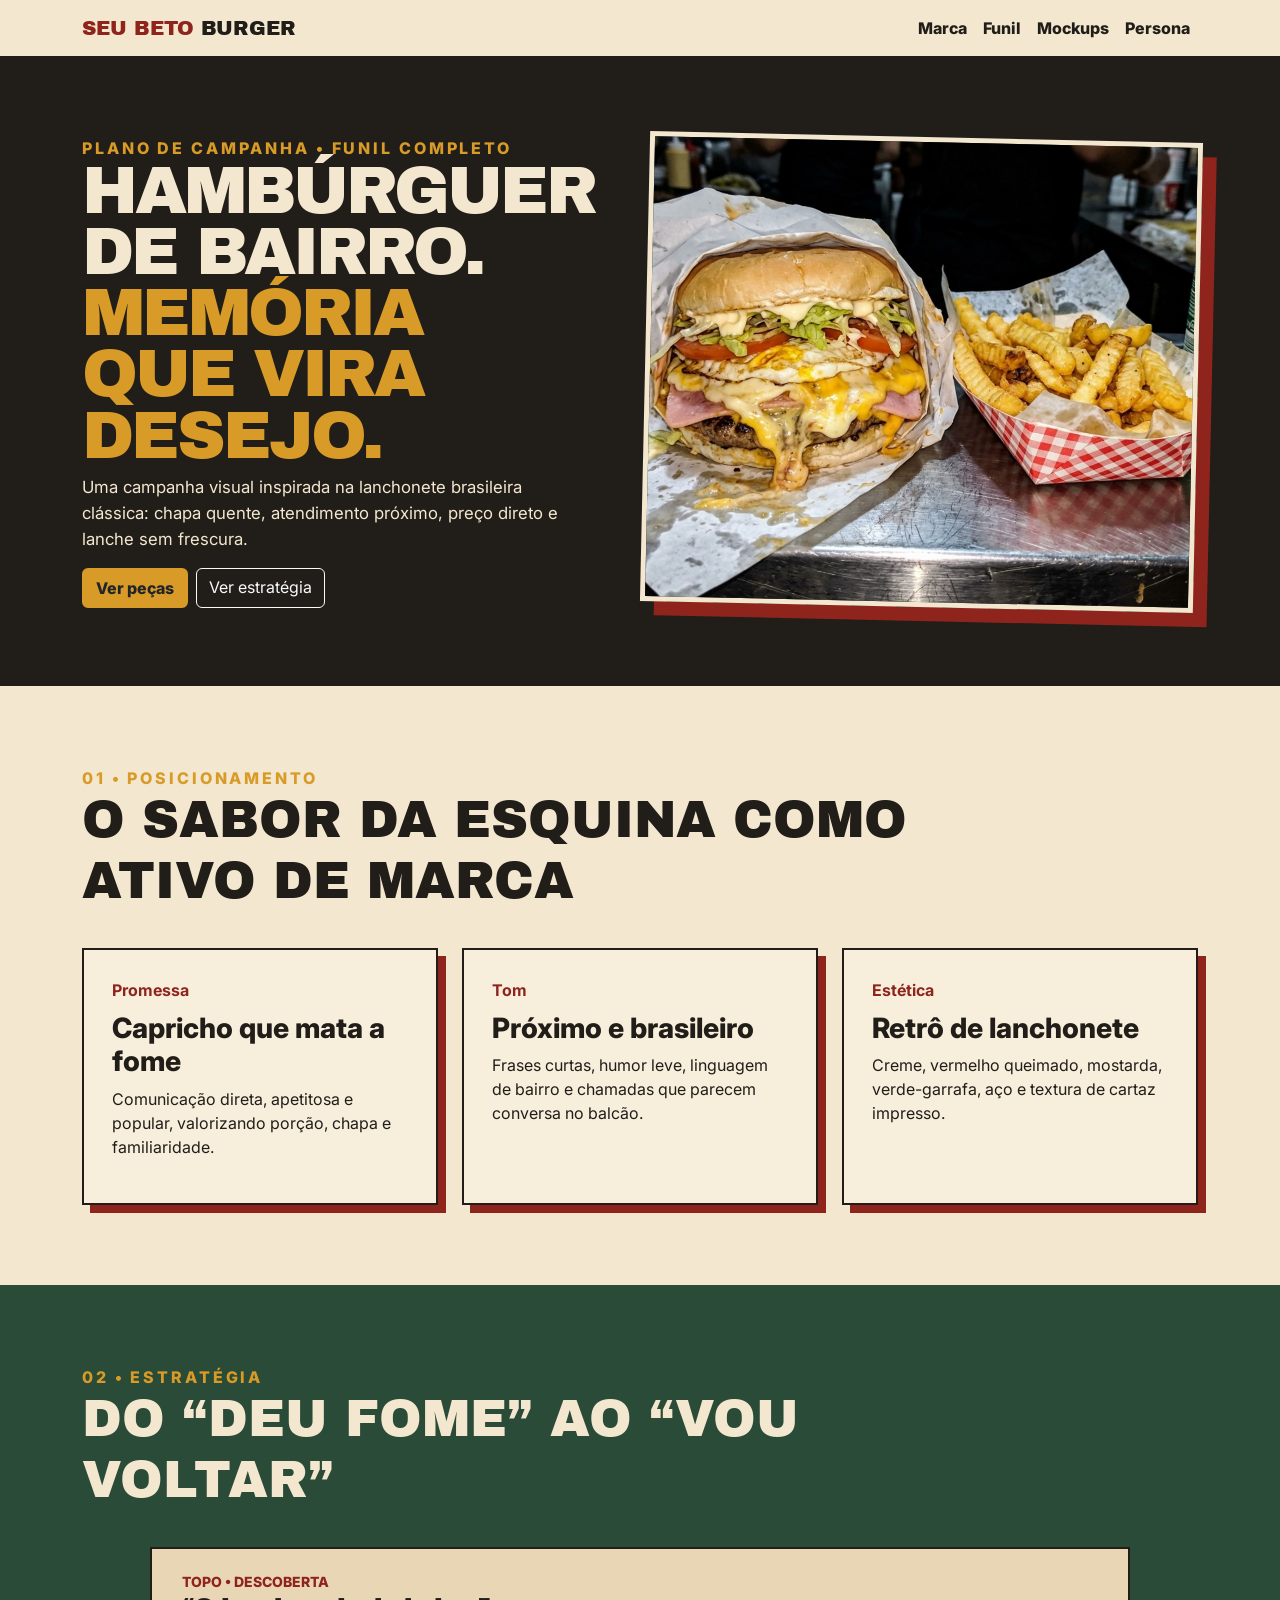
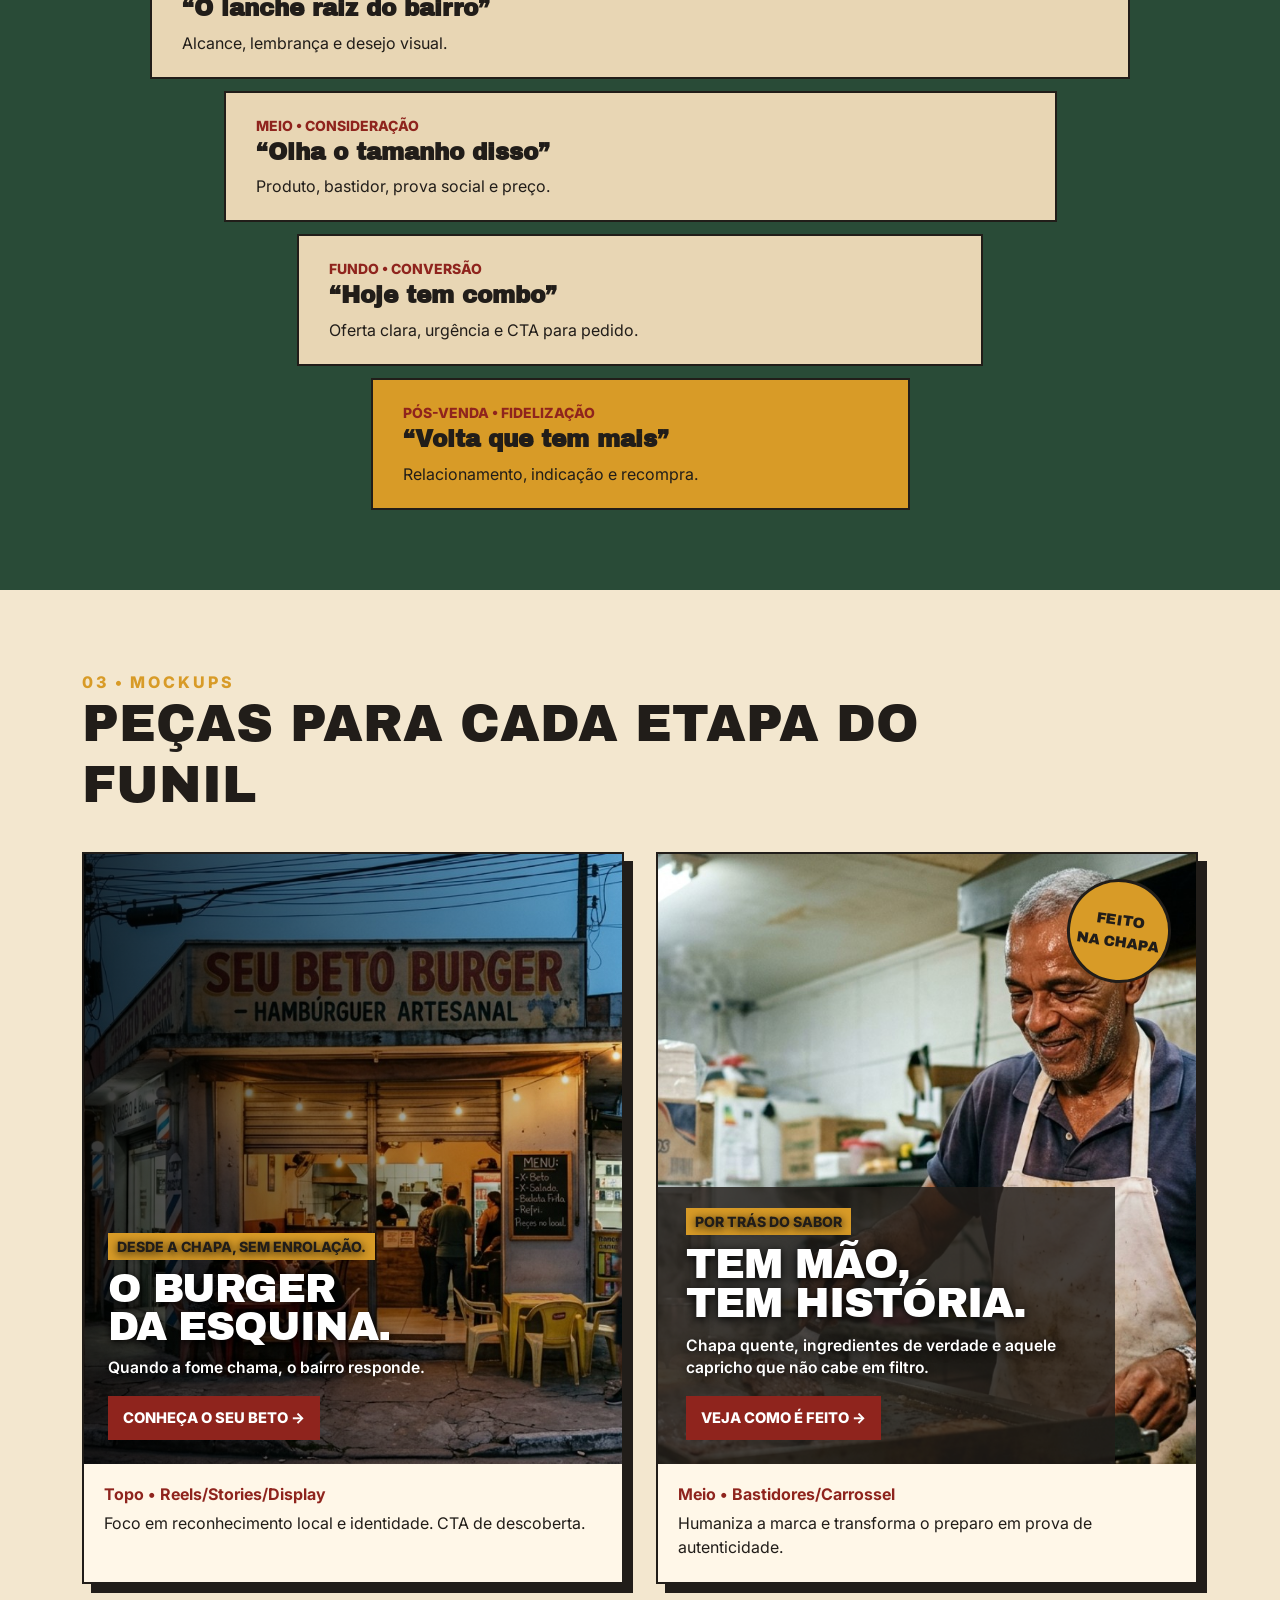
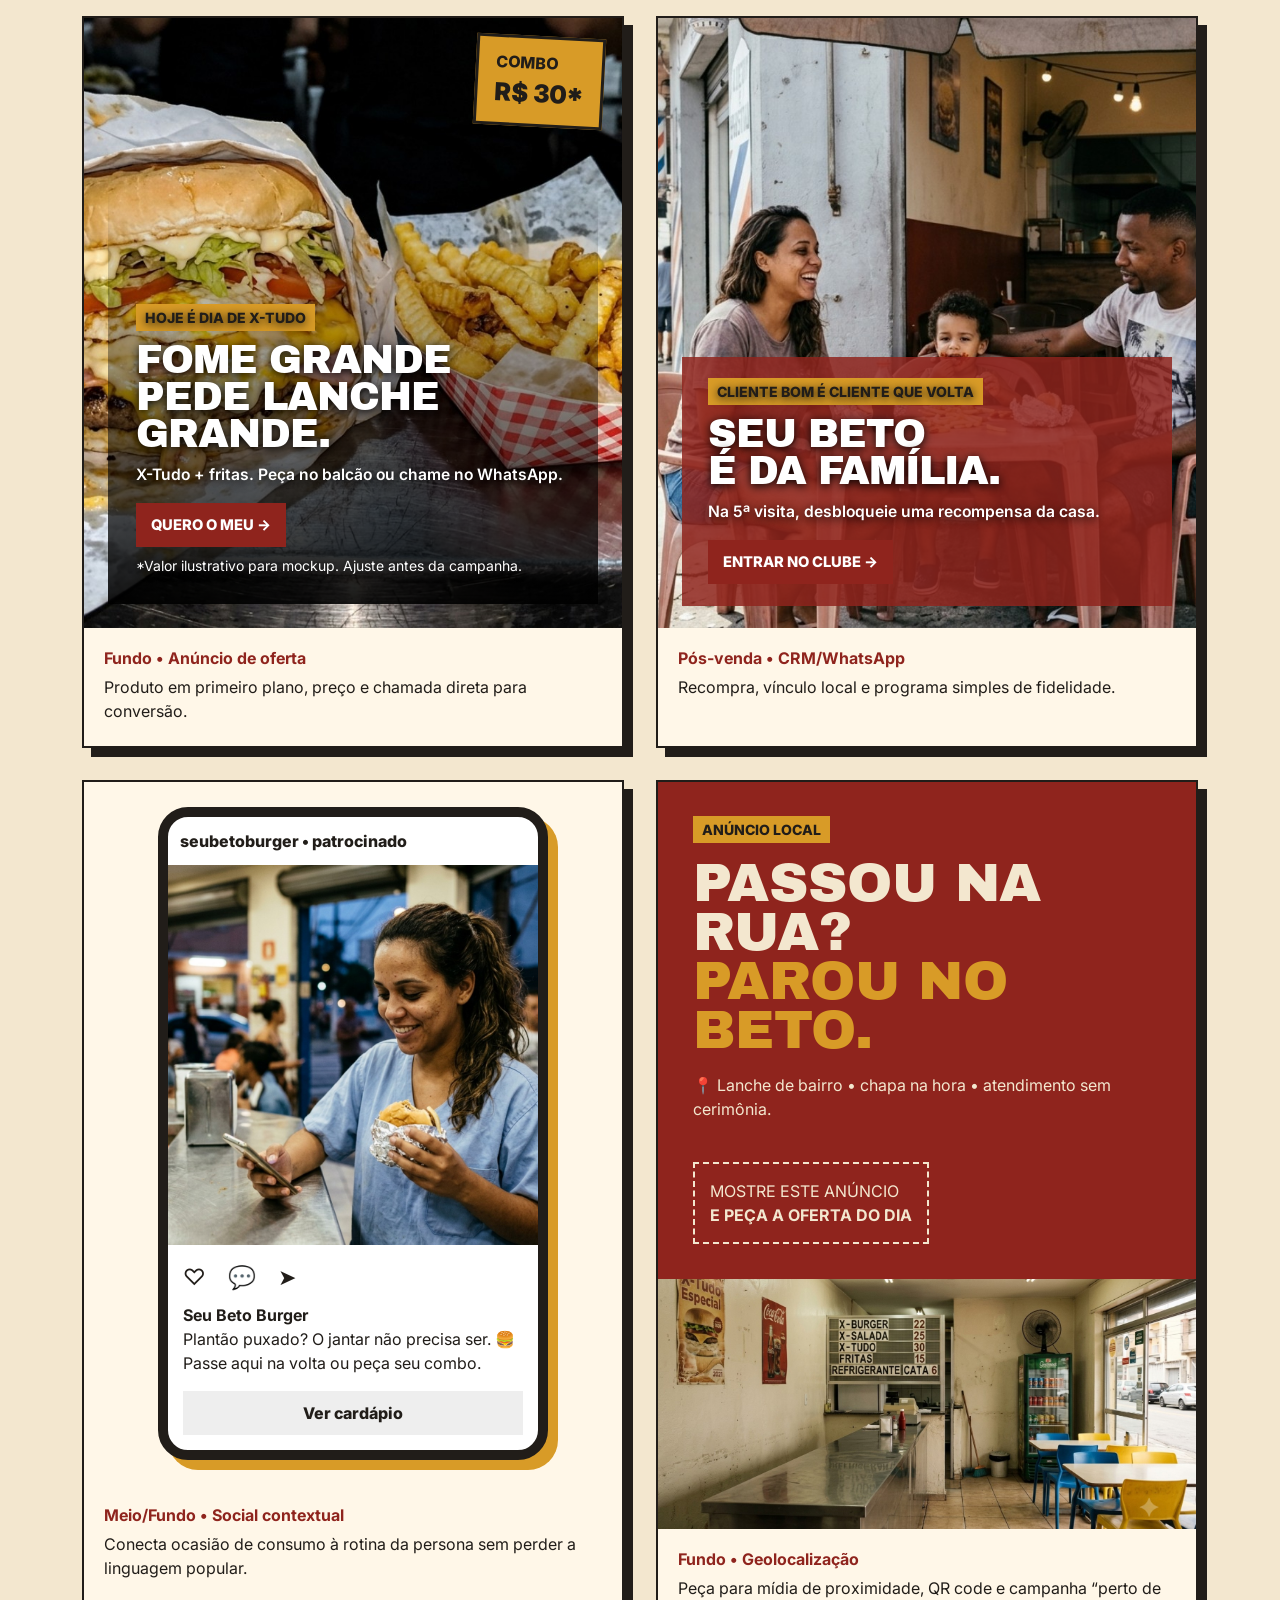
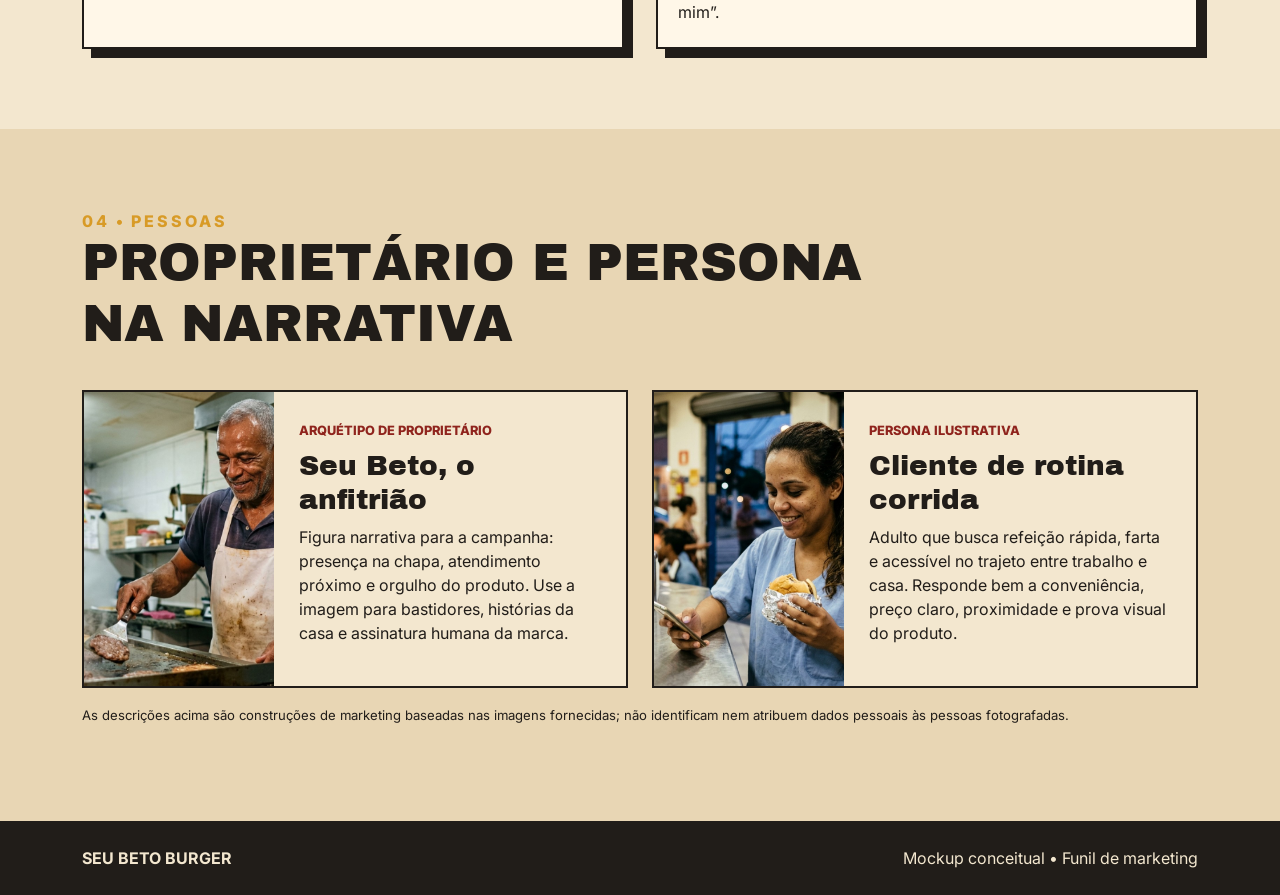
<file: index.html>
<!doctype html><html lang="pt-BR"><head><meta charset="utf-8"><meta name="viewport" content="width=device-width,initial-scale=1"><title>Seu Beto Burger | Funil de Marketing</title><link href="https://cdn.jsdelivr.net/npm/bootstrap@5.3.8/dist/css/bootstrap.min.css" rel="stylesheet"><link rel="stylesheet" href="style.css"></head><body>
<nav class="navbar navbar-expand-lg sticky-top"><div class="container"><a class="navbar-brand" href="#">SEU BETO <span>BURGER</span></a><button class="navbar-toggler" data-bs-toggle="collapse" data-bs-target="#nav"><span class="navbar-toggler-icon"></span></button><div id="nav" class="collapse navbar-collapse"><div class="navbar-nav ms-auto"><a class="nav-link" href="#marca">Marca</a><a class="nav-link" href="#funil">Funil</a><a class="nav-link" href="#mockups">Mockups</a><a class="nav-link" href="#persona">Persona</a></div></div></div></nav>
<header class="hero"><div class="container"><div class="row align-items-center g-5"><div class="col-lg-6"><span class="eyebrow">PLANO DE CAMPANHA • FUNIL COMPLETO</span><h1>Hambúrguer de bairro.<br><em>Memória que vira desejo.</em></h1><p>Uma campanha visual inspirada na lanchonete brasileira clássica: chapa quente, atendimento próximo, preço direto e lanche sem frescura.</p><div class="d-flex gap-2 flex-wrap"><a class="btn btn-brand" href="#mockups">Ver peças</a><a class="btn btn-outline-light" href="#funil">Ver estratégia</a></div></div><div class="col-lg-6"><img class="hero-img" src="assets/produto.png" alt="Hambúrguer, fritas e refrigerante"></div></div></div></header>
<section id="marca" class="section"><div class="container"><div class="section-title"><span>01 • POSICIONAMENTO</span><h2>O sabor da esquina como ativo de marca</h2></div><div class="row g-4"><div class="col-md-4"><div class="cardx"><b>Promessa</b><h3>Capricho que mata a fome</h3><p>Comunicação direta, apetitosa e popular, valorizando porção, chapa e familiaridade.</p></div></div><div class="col-md-4"><div class="cardx"><b>Tom</b><h3>Próximo e brasileiro</h3><p>Frases curtas, humor leve, linguagem de bairro e chamadas que parecem conversa no balcão.</p></div></div><div class="col-md-4"><div class="cardx"><b>Estética</b><h3>Retrô de lanchonete</h3><p>Creme, vermelho queimado, mostarda, verde-garrafa, aço e textura de cartaz impresso.</p></div></div></div></div></section>
<section id="funil" class="section dark"><div class="container"><div class="section-title"><span>02 • ESTRATÉGIA</span><h2>Do “deu fome” ao “vou voltar”</h2></div><div class="funnel"><div><small>TOPO • DESCOBERTA</small><strong>“O lanche raiz do bairro”</strong><p>Alcance, lembrança e desejo visual.</p></div><div><small>MEIO • CONSIDERAÇÃO</small><strong>“Olha o tamanho disso”</strong><p>Produto, bastidor, prova social e preço.</p></div><div><small>FUNDO • CONVERSÃO</small><strong>“Hoje tem combo”</strong><p>Oferta clara, urgência e CTA para pedido.</p></div><div><small>PÓS-VENDA • FIDELIZAÇÃO</small><strong>“Volta que tem mais”</strong><p>Relacionamento, indicação e recompra.</p></div></div></div></section>
<section id="mockups" class="section"><div class="container"><div class="section-title"><span>03 • MOCKUPS</span><h2>Peças para cada etapa do funil</h2></div><div class="mock-grid">
<article class="mock"><div class="poster awareness"><img src="assets/fachada.png"><div class="shade"></div><div class="copy"><span>DESDE A CHAPA, SEM ENROLAÇÃO.</span><h3>O BURGER<br>DA ESQUINA.</h3><p>Quando a fome chama, o bairro responde.</p><button>CONHEÇA O SEU BETO →</button></div></div><div class="caption"><b>Topo • Reels/Stories/Display</b><p>Foco em reconhecimento local e identidade. CTA de descoberta.</p></div></article>
<article class="mock"><div class="poster consider"><img src="assets/proprietario.png"><div class="stamp">FEITO<br>NA CHAPA</div><div class="copy"><span>POR TRÁS DO SABOR</span><h3>TEM MÃO,<br>TEM HISTÓRIA.</h3><p>Chapa quente, ingredientes de verdade e aquele capricho que não cabe em filtro.</p><button>VEJA COMO É FEITO →</button></div></div><div class="caption"><b>Meio • Bastidores/Carrossel</b><p>Humaniza a marca e transforma o preparo em prova de autenticidade.</p></div></article>
<article class="mock"><div class="poster conversion"><img src="assets/produto.png"><div class="price">COMBO<br><strong>R$ 30*</strong></div><div class="copy"><span>HOJE É DIA DE X-TUDO</span><h3>FOME GRANDE<br>PEDE LANCHE GRANDE.</h3><p>X-Tudo + fritas. Peça no balcão ou chame no WhatsApp.</p><button>QUERO O MEU →</button><small>*Valor ilustrativo para mockup. Ajuste antes da campanha.</small></div></div><div class="caption"><b>Fundo • Anúncio de oferta</b><p>Produto em primeiro plano, preço e chamada direta para conversão.</p></div></article>
<article class="mock"><div class="poster loyalty"><img src="assets/familia.png"><div class="copy"><span>CLIENTE BOM É CLIENTE QUE VOLTA</span><h3>SEU BETO<br>É DA FAMÍLIA.</h3><p>Na 5ª visita, desbloqueie uma recompensa da casa.</p><button>ENTRAR NO CLUBE →</button></div></div><div class="caption"><b>Pós-venda • CRM/WhatsApp</b><p>Recompra, vínculo local e programa simples de fidelidade.</p></div></article>
<article class="mock"><div class="phone"><div class="phone-top">seubetoburger • patrocinado</div><img src="assets/persona.png"><div class="social"><span>♡　💬　➤</span><b>Seu Beto Burger</b><p>Plantão puxado? O jantar não precisa ser. 🍔 Passe aqui na volta ou peça seu combo.</p><a>Ver cardápio</a></div></div><div class="caption"><b>Meio/Fundo • Social contextual</b><p>Conecta ocasião de consumo à rotina da persona sem perder a linguagem popular.</p></div></article>
<article class="mock"><div class="menu-ad"><div><span>ANÚNCIO LOCAL</span><h3>PASSOU NA RUA?<br><em>PAROU NO BETO.</em></h3><p>📍 Lanche de bairro • chapa na hora • atendimento sem cerimônia.</p><div class="coupon">MOSTRE ESTE ANÚNCIO<br><b>E PEÇA A OFERTA DO DIA</b></div></div><img src="assets/ambiente.png"></div><div class="caption"><b>Fundo • Geolocalização</b><p>Peça para mídia de proximidade, QR code e campanha “perto de mim”.</p></div></article>
</div></div></section>
<section id="persona" class="section beige"><div class="container"><div class="section-title"><span>04 • PESSOAS</span><h2>Proprietário e persona na narrativa</h2></div><div class="row g-4 align-items-stretch"><div class="col-lg-6"><div class="profile"><img src="assets/proprietario.png"><div><span>ARQUÉTIPO DE PROPRIETÁRIO</span><h3>Seu Beto, o anfitrião</h3><p>Figura narrativa para a campanha: presença na chapa, atendimento próximo e orgulho do produto. Use a imagem para bastidores, histórias da casa e assinatura humana da marca.</p></div></div></div><div class="col-lg-6"><div class="profile"><img src="assets/persona.png"><div><span>PERSONA ILUSTRATIVA</span><h3>Cliente de rotina corrida</h3><p>Adulto que busca refeição rápida, farta e acessível no trajeto entre trabalho e casa. Responde bem a conveniência, preço claro, proximidade e prova visual do produto.</p></div></div></div></div><p class="note">As descrições acima são construções de marketing baseadas nas imagens fornecidas; não identificam nem atribuem dados pessoais às pessoas fotografadas.</p></div></section>
<footer><div class="container d-flex justify-content-between flex-wrap gap-2"><b>SEU BETO BURGER</b><span>Mockup conceitual • Funil de marketing</span></div></footer>
<script src="https://cdn.jsdelivr.net/npm/bootstrap@5.3.8/dist/js/bootstrap.bundle.min.js"></script><script src="script.js"></script></body></html>
</file>
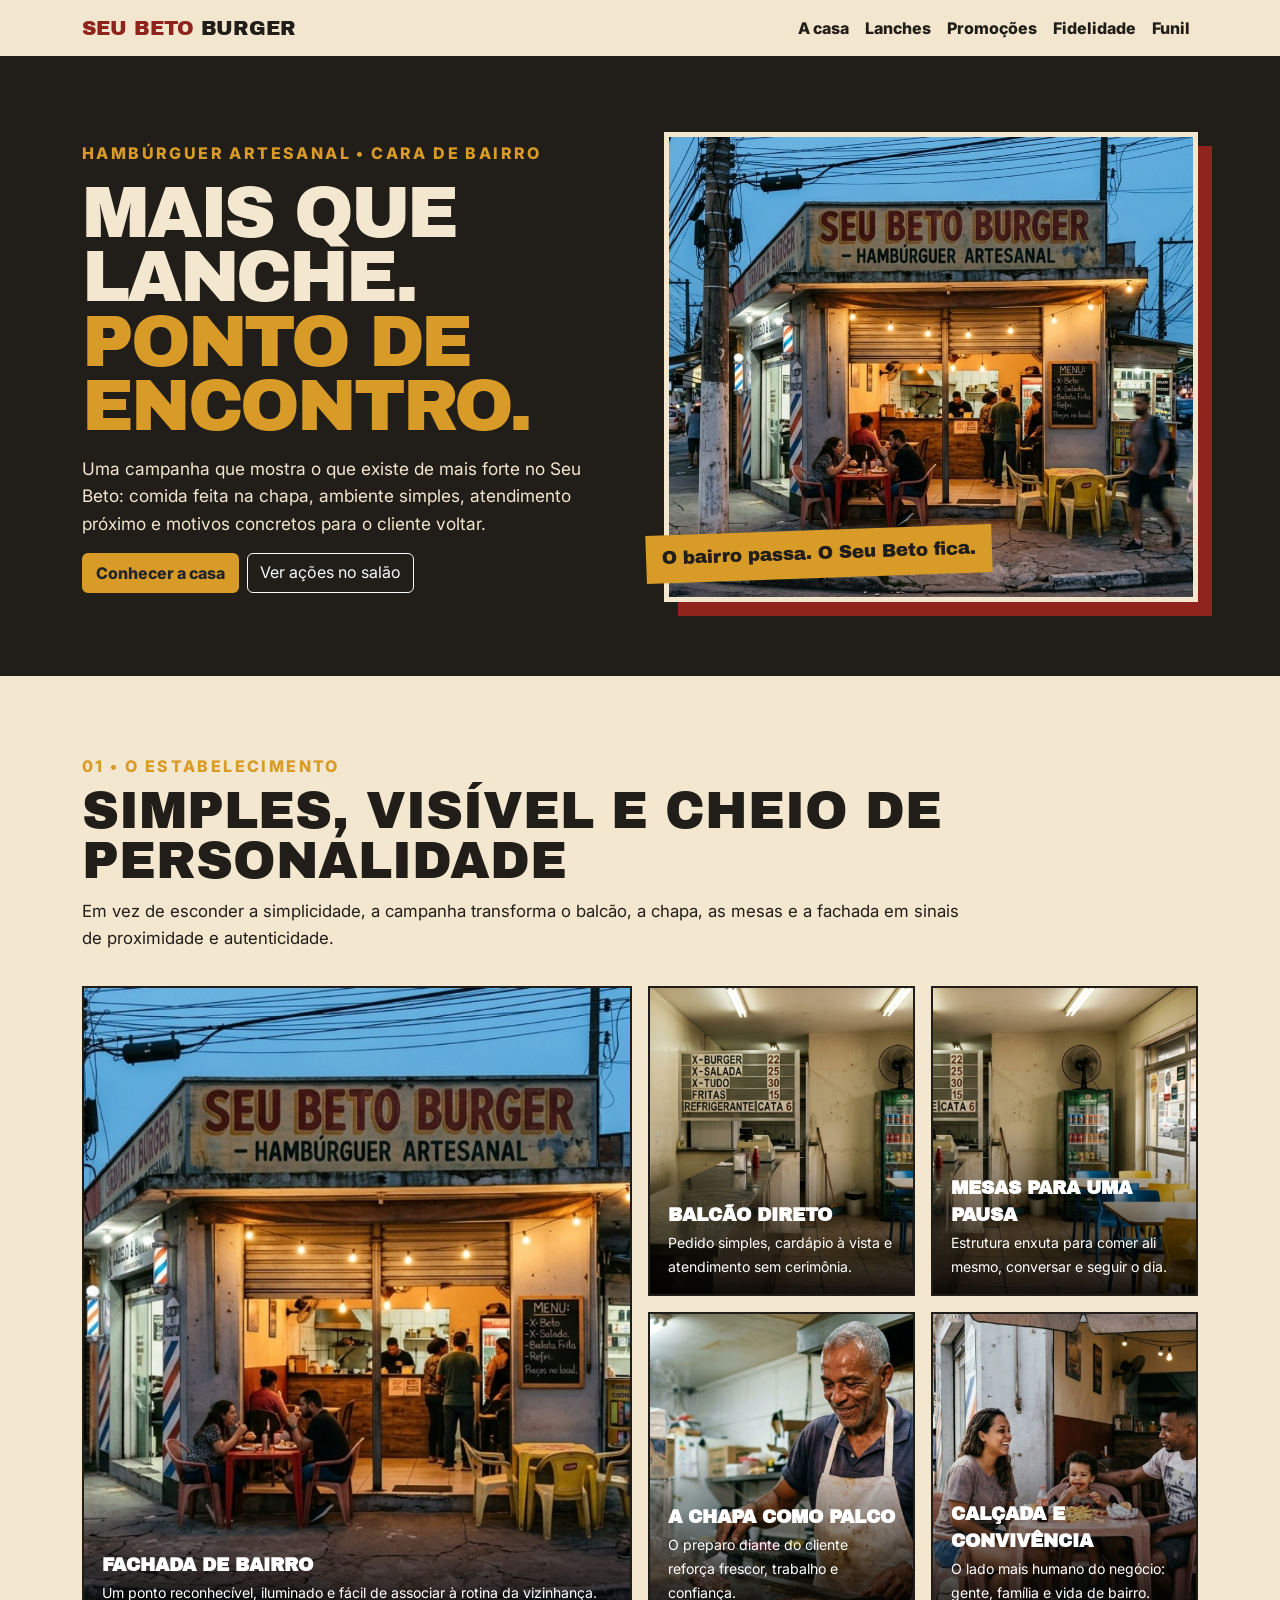
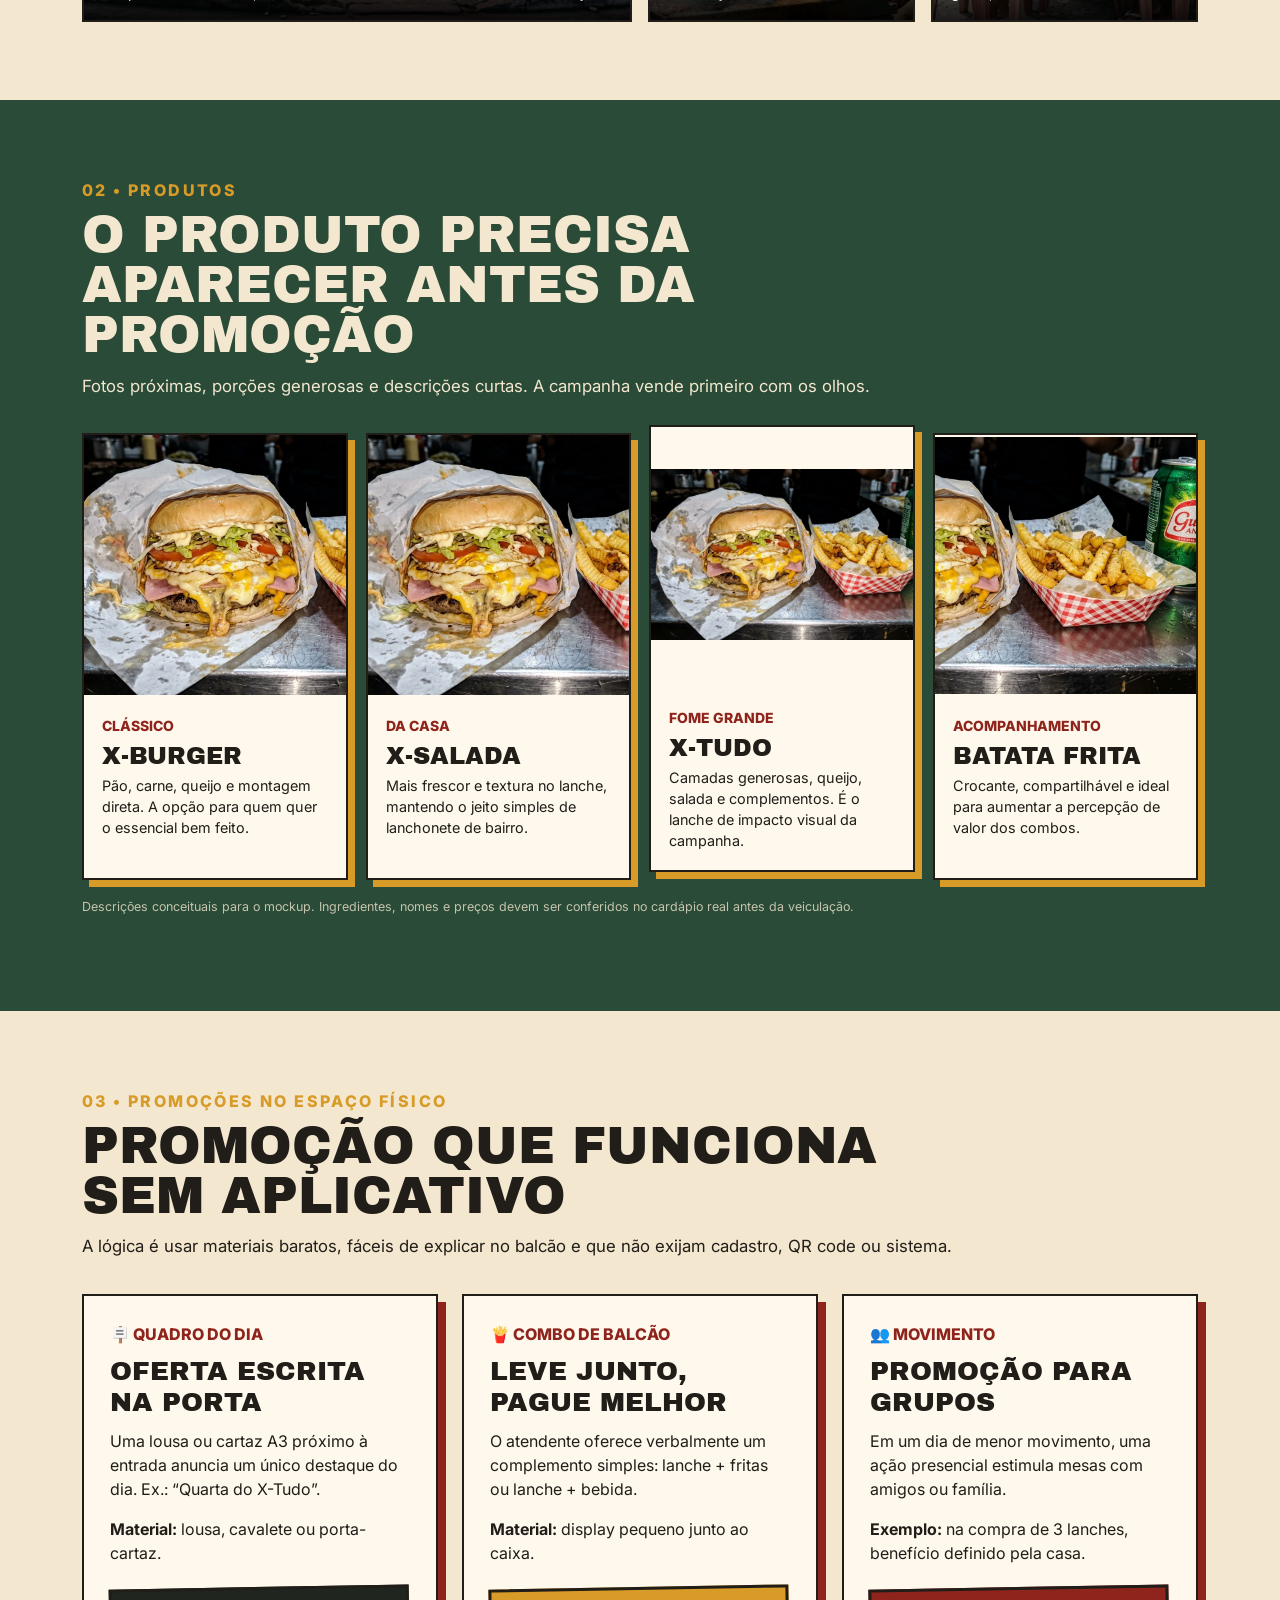
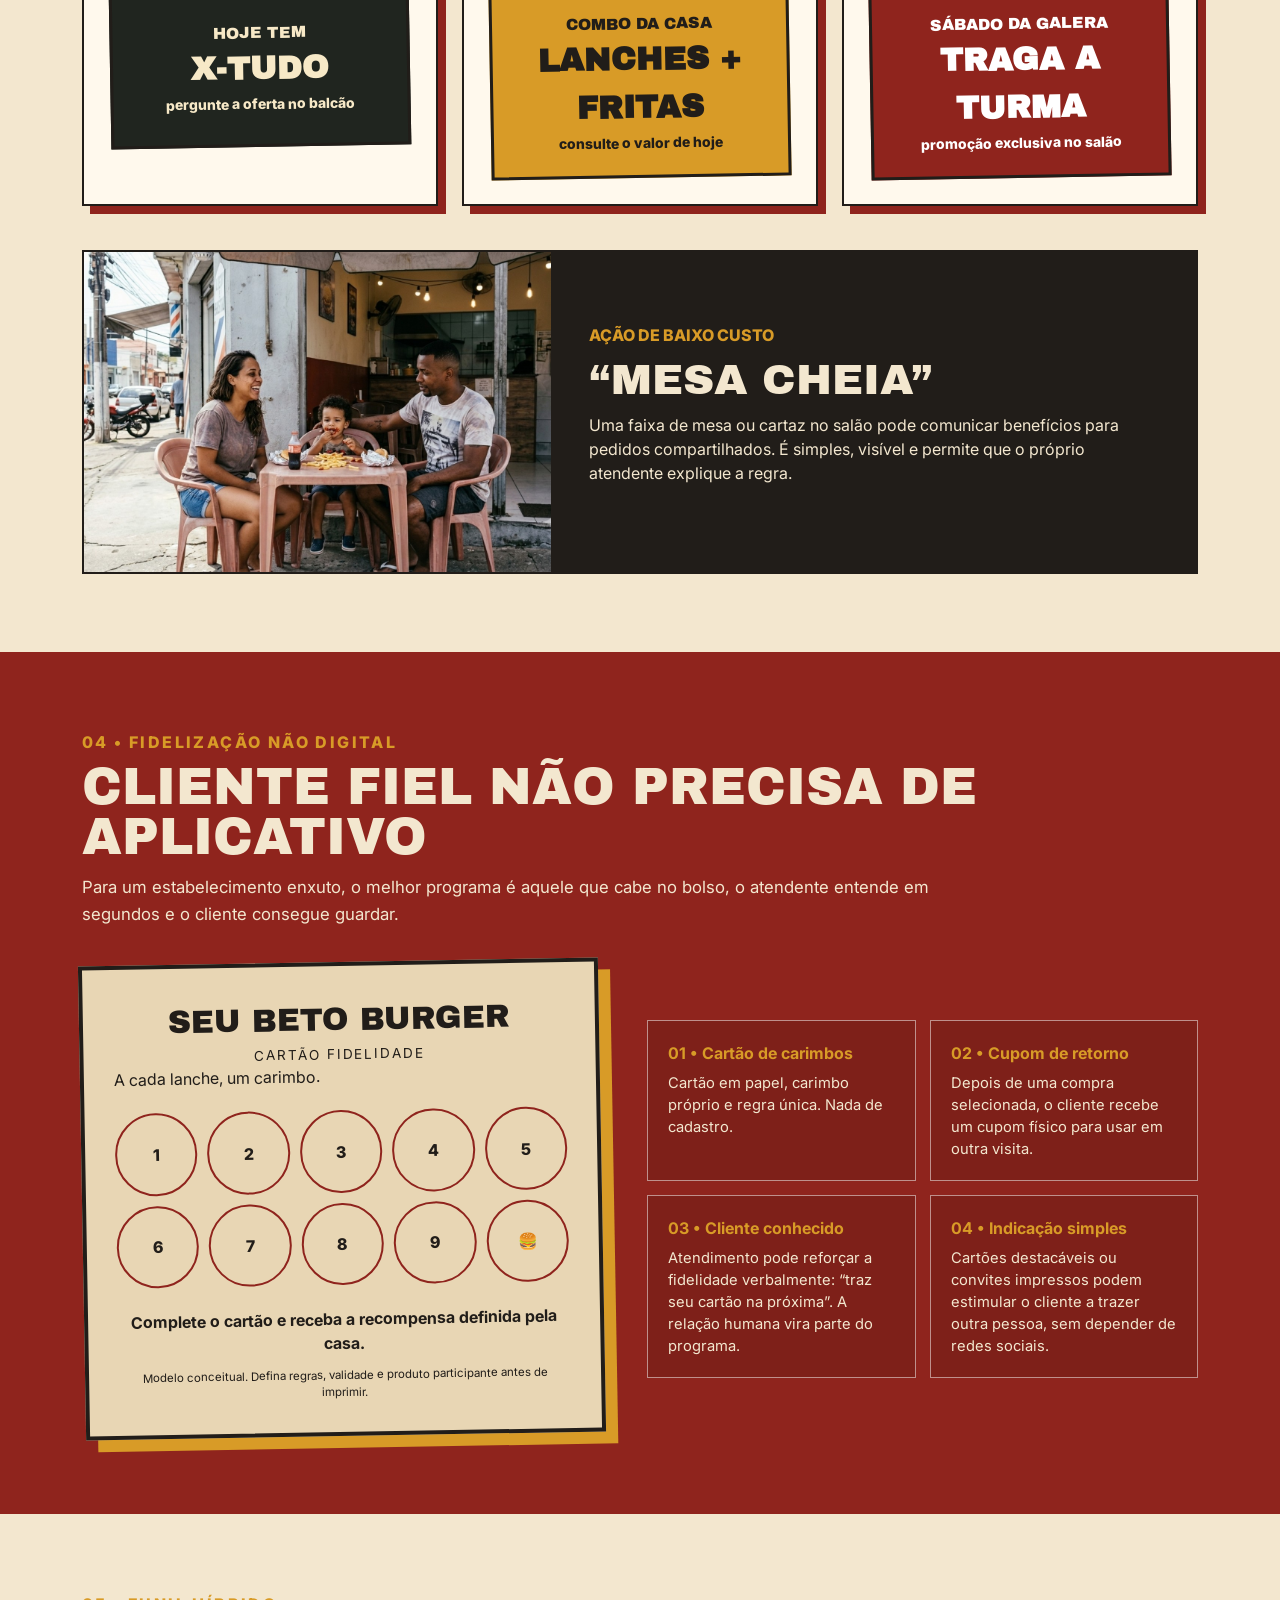
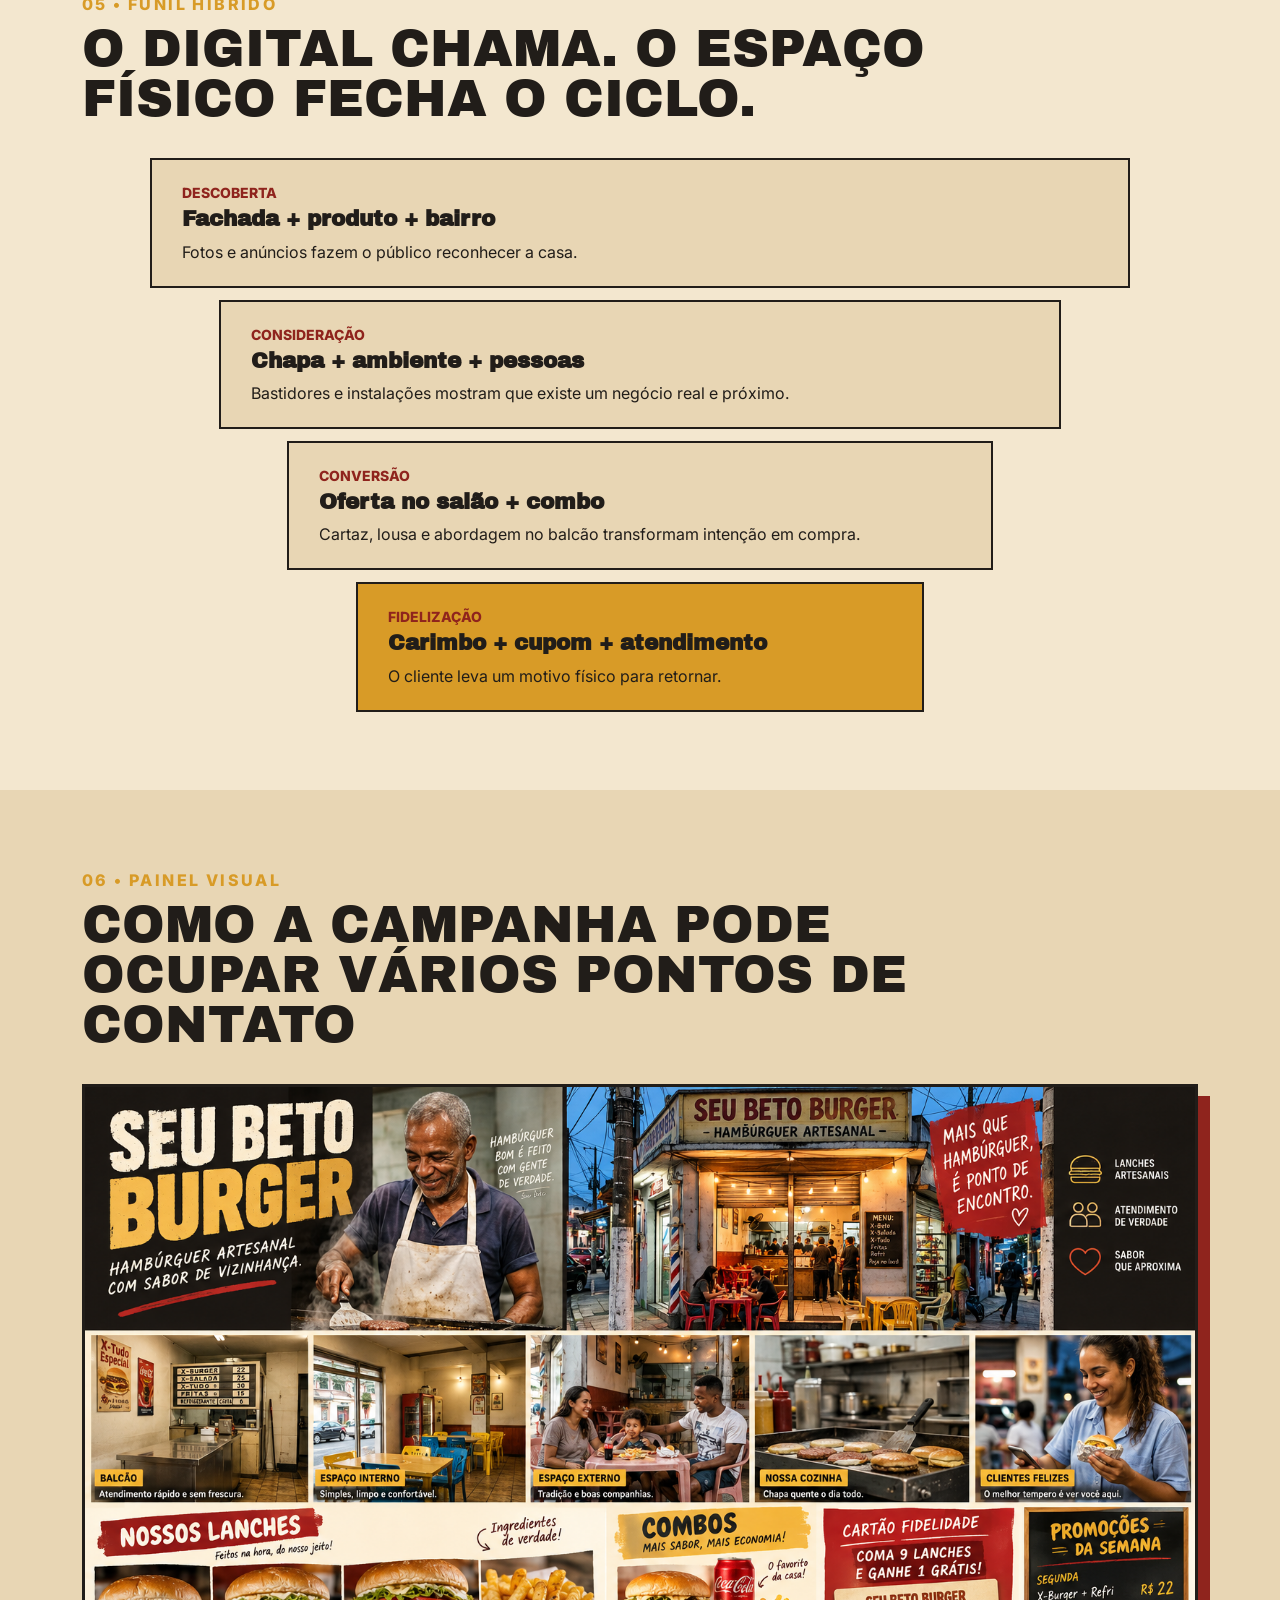
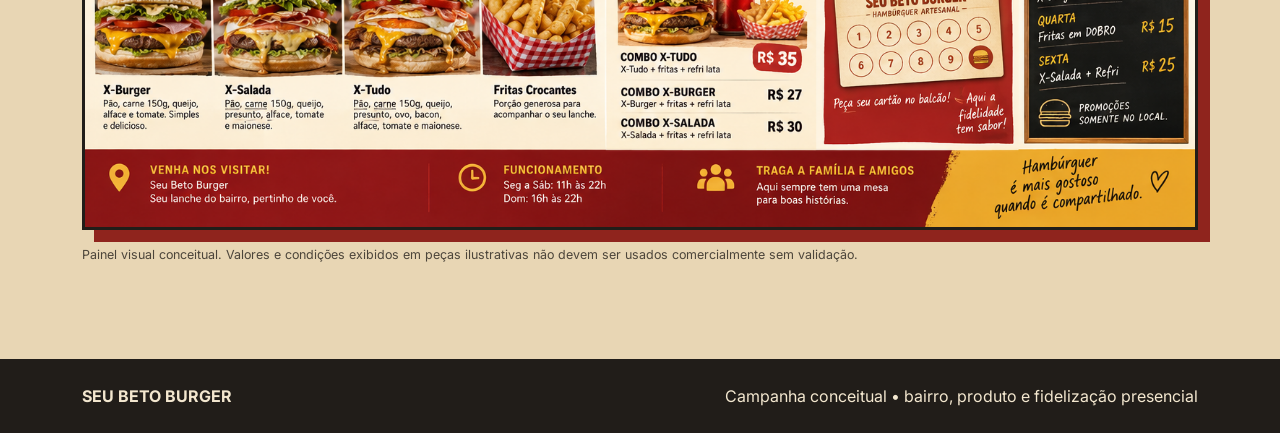
<file: mockups/index.html>
<!doctype html><html lang="pt-BR"><head><meta charset="utf-8"><meta name="viewport" content="width=device-width,initial-scale=1"><title>Seu Beto Burger | Campanha de Bairro</title><link href="https://cdn.jsdelivr.net/npm/bootstrap@5.3.8/dist/css/bootstrap.min.css" rel="stylesheet"><link rel="stylesheet" href="style.css"></head><body>
<nav class="navbar navbar-expand-lg sticky-top"><div class="container"><a class="navbar-brand" href="#inicio">SEU BETO <span>BURGER</span></a><button class="navbar-toggler" data-bs-toggle="collapse" data-bs-target="#nav"><span class="navbar-toggler-icon"></span></button><div id="nav" class="collapse navbar-collapse"><div class="navbar-nav ms-auto"><a class="nav-link" href="#casa">A casa</a><a class="nav-link" href="#lanches">Lanches</a><a class="nav-link" href="#promocoes">Promoções</a><a class="nav-link" href="#fidelidade">Fidelidade</a><a class="nav-link" href="#funil">Funil</a></div></div></div></nav>
<header id="inicio" class="hero"><div class="container"><div class="row g-5 align-items-center"><div class="col-lg-6"><span class="eyebrow">HAMBÚRGUER ARTESANAL • CARA DE BAIRRO</span><h1>Mais que lanche.<br><em>Ponto de encontro.</em></h1><p>Uma campanha que mostra o que existe de mais forte no Seu Beto: comida feita na chapa, ambiente simples, atendimento próximo e motivos concretos para o cliente voltar.</p><div class="d-flex gap-2 flex-wrap"><a class="btn btn-brand" href="#casa">Conhecer a casa</a><a class="btn btn-outline-light" href="#promocoes">Ver ações no salão</a></div></div><div class="col-lg-6"><figure class="hero-photo"><img src="assets/fachada.png" alt="Fachada ilustrativa do Seu Beto Burger"><figcaption>O bairro passa. O Seu Beto fica.</figcaption></figure></div></div></div></header>
<section id="casa" class="section"><div class="container"><div class="section-title"><span>01 • O ESTABELECIMENTO</span><h2>Simples, visível e cheio de personalidade</h2><p>Em vez de esconder a simplicidade, a campanha transforma o balcão, a chapa, as mesas e a fachada em sinais de proximidade e autenticidade.</p></div><div class="place-grid"><figure class="place place-wide"><img src="assets/fachada.png"><figcaption><b>Fachada de bairro</b><span>Um ponto reconhecível, iluminado e fácil de associar à rotina da vizinhança.</span></figcaption></figure><figure class="place"><img src="assets/ambiente.png"><figcaption><b>Balcão direto</b><span>Pedido simples, cardápio à vista e atendimento sem cerimônia.</span></figcaption></figure><figure class="place"><img src="assets/ambiente.png" class="crop-right"><figcaption><b>Mesas para uma pausa</b><span>Estrutura enxuta para comer ali mesmo, conversar e seguir o dia.</span></figcaption></figure><figure class="place"><img src="assets/proprietario.png"><figcaption><b>A chapa como palco</b><span>O preparo diante do cliente reforça frescor, trabalho e confiança.</span></figcaption></figure><figure class="place"><img src="assets/familia.png"><figcaption><b>Calçada e convivência</b><span>O lado mais humano do negócio: gente, família e vida de bairro.</span></figcaption></figure></div></div></section>
<section id="lanches" class="section dark"><div class="container"><div class="section-title"><span>02 • PRODUTOS</span><h2>O produto precisa aparecer antes da promoção</h2><p>Fotos próximas, porções generosas e descrições curtas. A campanha vende primeiro com os olhos.</p></div><div class="product-grid"><article class="product-card"><div class="product-img xburger"></div><div><small>CLÁSSICO</small><h3>X-Burger</h3><p>Pão, carne, queijo e montagem direta. A opção para quem quer o essencial bem feito.</p></div></article><article class="product-card"><div class="product-img xsalada"></div><div><small>DA CASA</small><h3>X-Salada</h3><p>Mais frescor e textura no lanche, mantendo o jeito simples de lanchonete de bairro.</p></div></article><article class="product-card featured"><div class="product-img xtudo"></div><div><small>FOME GRANDE</small><h3>X-Tudo</h3><p>Camadas generosas, queijo, salada e complementos. É o lanche de impacto visual da campanha.</p></div></article><article class="product-card"><div class="product-img fritas"></div><div><small>ACOMPANHAMENTO</small><h3>Batata frita</h3><p>Crocante, compartilhável e ideal para aumentar a percepção de valor dos combos.</p></div></article></div><p class="disclaimer">Descrições conceituais para o mockup. Ingredientes, nomes e preços devem ser conferidos no cardápio real antes da veiculação.</p></div></section>
<section id="promocoes" class="section"><div class="container"><div class="section-title"><span>03 • PROMOÇÕES NO ESPAÇO FÍSICO</span><h2>Promoção que funciona sem aplicativo</h2><p>A lógica é usar materiais baratos, fáceis de explicar no balcão e que não exijam cadastro, QR code ou sistema.</p></div><div class="row g-4"><div class="col-lg-4"><article class="action-card"><span>🪧 QUADRO DO DIA</span><h3>Oferta escrita na porta</h3><p>Uma lousa ou cartaz A3 próximo à entrada anuncia um único destaque do dia. Ex.: “Quarta do X-Tudo”.</p><b>Material:</b> lousa, cavalete ou porta-cartaz.<div class="mini-mock chalk">HOJE TEM<br><strong>X-TUDO</strong><small>pergunte a oferta no balcão</small></div></article></div><div class="col-lg-4"><article class="action-card"><span>🍟 COMBO DE BALCÃO</span><h3>Leve junto, pague melhor</h3><p>O atendente oferece verbalmente um complemento simples: lanche + fritas ou lanche + bebida.</p><b>Material:</b> display pequeno junto ao caixa.<div class="mini-mock counter">COMBO DA CASA<strong>LANCHES + FRITAS</strong><small>consulte o valor de hoje</small></div></article></div><div class="col-lg-4"><article class="action-card"><span>👥 MOVIMENTO</span><h3>Promoção para grupos</h3><p>Em um dia de menor movimento, uma ação presencial estimula mesas com amigos ou família.</p><b>Exemplo:</b> na compra de 3 lanches, benefício definido pela casa.<div class="mini-mock group">SÁBADO DA GALERA<strong>TRAGA A TURMA</strong><small>promoção exclusiva no salão</small></div></article></div></div><div class="promo-strip"><img src="assets/familia.png"><div><span>AÇÃO DE BAIXO CUSTO</span><h3>“Mesa cheia”</h3><p>Uma faixa de mesa ou cartaz no salão pode comunicar benefícios para pedidos compartilhados. É simples, visível e permite que o próprio atendente explique a regra.</p></div></div></div></section>
<section id="fidelidade" class="section red-section"><div class="container"><div class="section-title"><span>04 • FIDELIZAÇÃO NÃO DIGITAL</span><h2>Cliente fiel não precisa de aplicativo</h2><p>Para um estabelecimento enxuto, o melhor programa é aquele que cabe no bolso, o atendente entende em segundos e o cliente consegue guardar.</p></div><div class="loyalty-layout"><div class="loyalty-card"><div class="card-head">SEU BETO BURGER <small>CARTÃO FIDELIDADE</small></div><p>A cada lanche, um carimbo.</p><div class="stamps"><i>1</i><i>2</i><i>3</i><i>4</i><i>5</i><i>6</i><i>7</i><i>8</i><i>9</i><i>🍔</i></div><strong>Complete o cartão e receba a recompensa definida pela casa.</strong><small>Modelo conceitual. Defina regras, validade e produto participante antes de imprimir.</small></div><div class="loyalty-copy"><div class="idea"><b>01 • Cartão de carimbos</b><p>Cartão em papel, carimbo próprio e regra única. Nada de cadastro.</p></div><div class="idea"><b>02 • Cupom de retorno</b><p>Depois de uma compra selecionada, o cliente recebe um cupom físico para usar em outra visita.</p></div><div class="idea"><b>03 • Cliente conhecido</b><p>Atendimento pode reforçar a fidelidade verbalmente: “traz seu cartão na próxima”. A relação humana vira parte do programa.</p></div><div class="idea"><b>04 • Indicação simples</b><p>Cartões destacáveis ou convites impressos podem estimular o cliente a trazer outra pessoa, sem depender de redes sociais.</p></div></div></div></div></section>
<section id="funil" class="section"><div class="container"><div class="section-title"><span>05 • FUNIL HÍBRIDO</span><h2>O digital chama. O espaço físico fecha o ciclo.</h2></div><div class="funnel"><div><small>DESCOBERTA</small><strong>Fachada + produto + bairro</strong><p>Fotos e anúncios fazem o público reconhecer a casa.</p></div><div><small>CONSIDERAÇÃO</small><strong>Chapa + ambiente + pessoas</strong><p>Bastidores e instalações mostram que existe um negócio real e próximo.</p></div><div><small>CONVERSÃO</small><strong>Oferta no salão + combo</strong><p>Cartaz, lousa e abordagem no balcão transformam intenção em compra.</p></div><div><small>FIDELIZAÇÃO</small><strong>Carimbo + cupom + atendimento</strong><p>O cliente leva um motivo físico para retornar.</p></div></div></div></section>
<section class="section beige"><div class="container"><div class="section-title"><span>06 • PAINEL VISUAL</span><h2>Como a campanha pode ocupar vários pontos de contato</h2></div><img class="campaign-board" src="assets/painel-campanha.png" alt="Painel conceitual da campanha Seu Beto Burger"><p class="disclaimer mt-3">Painel visual conceitual. Valores e condições exibidos em peças ilustrativas não devem ser usados comercialmente sem validação.</p></div></section>
<footer><div class="container d-flex justify-content-between flex-wrap gap-2"><b>SEU BETO BURGER</b><span>Campanha conceitual • bairro, produto e fidelização presencial</span></div></footer>
<script src="https://cdn.jsdelivr.net/npm/bootstrap@5.3.8/dist/js/bootstrap.bundle.min.js"></script><script src="script.js"></script></body></html>
</file>
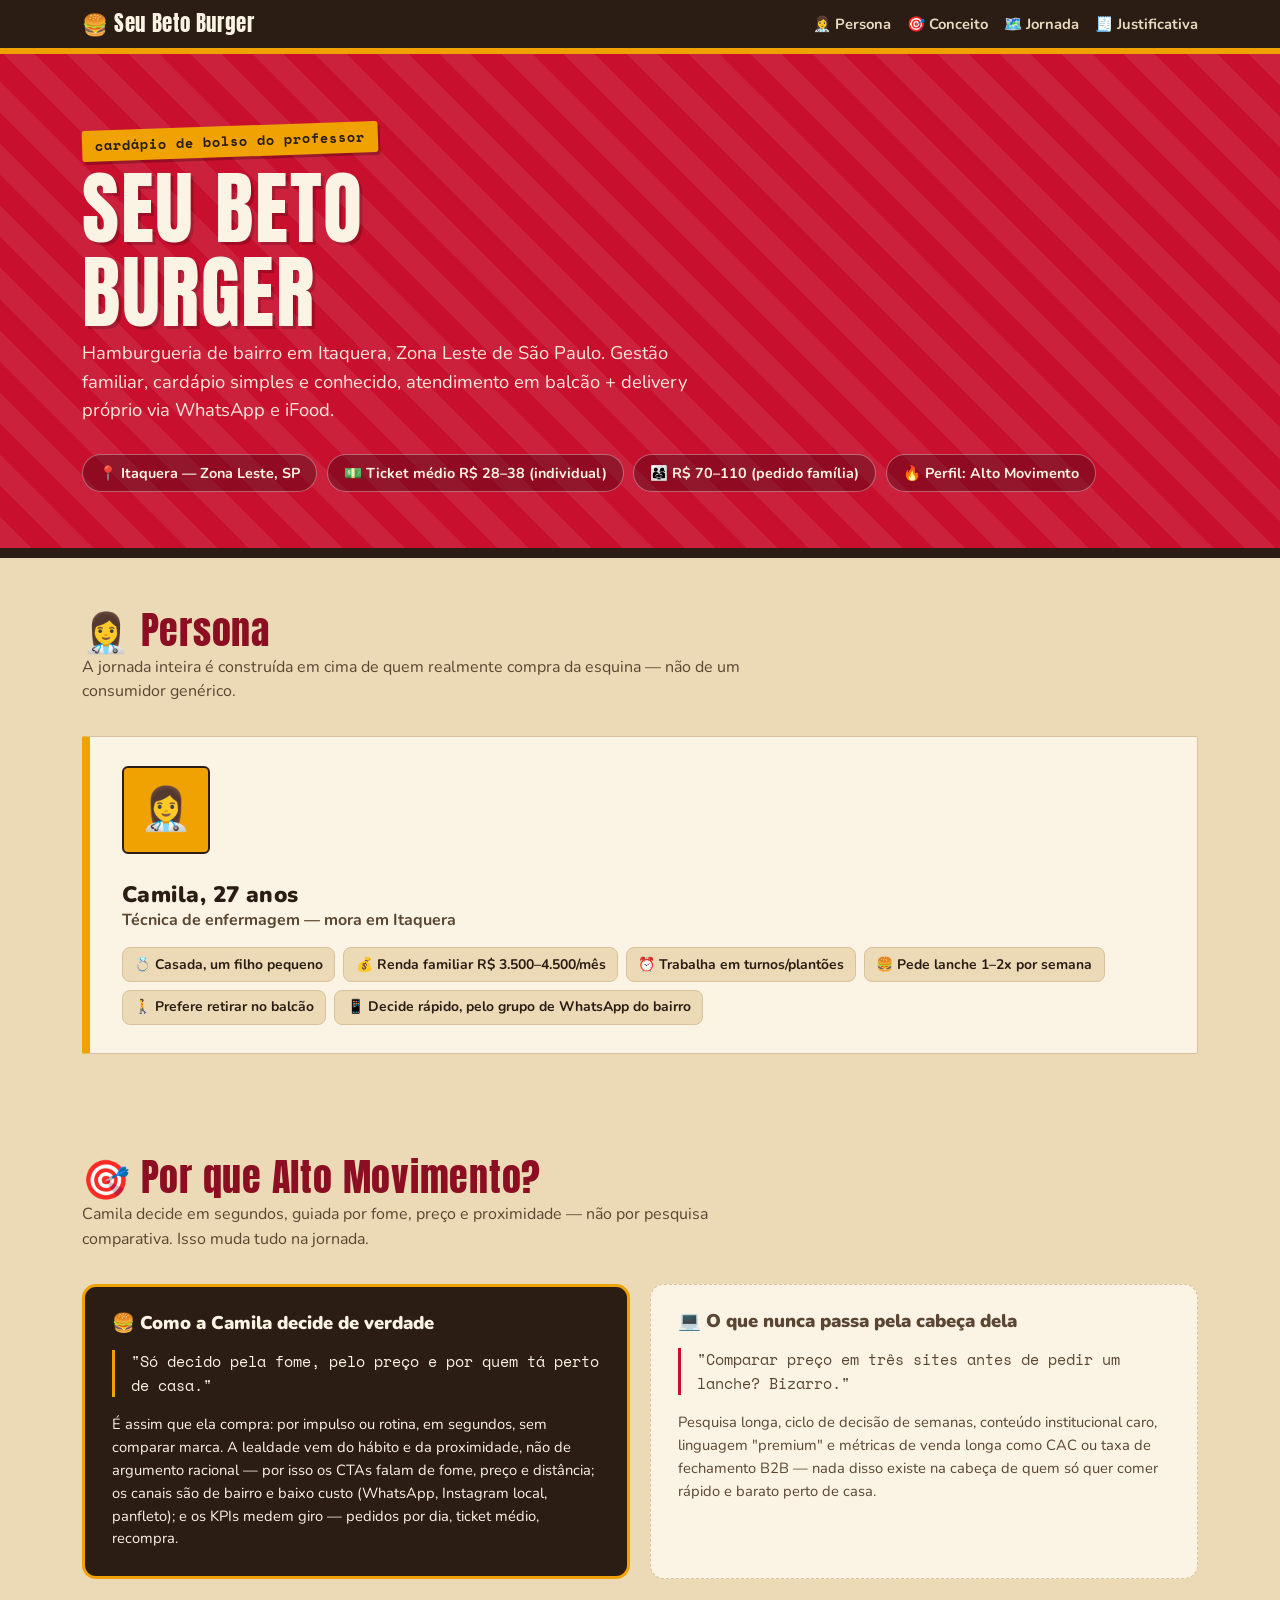
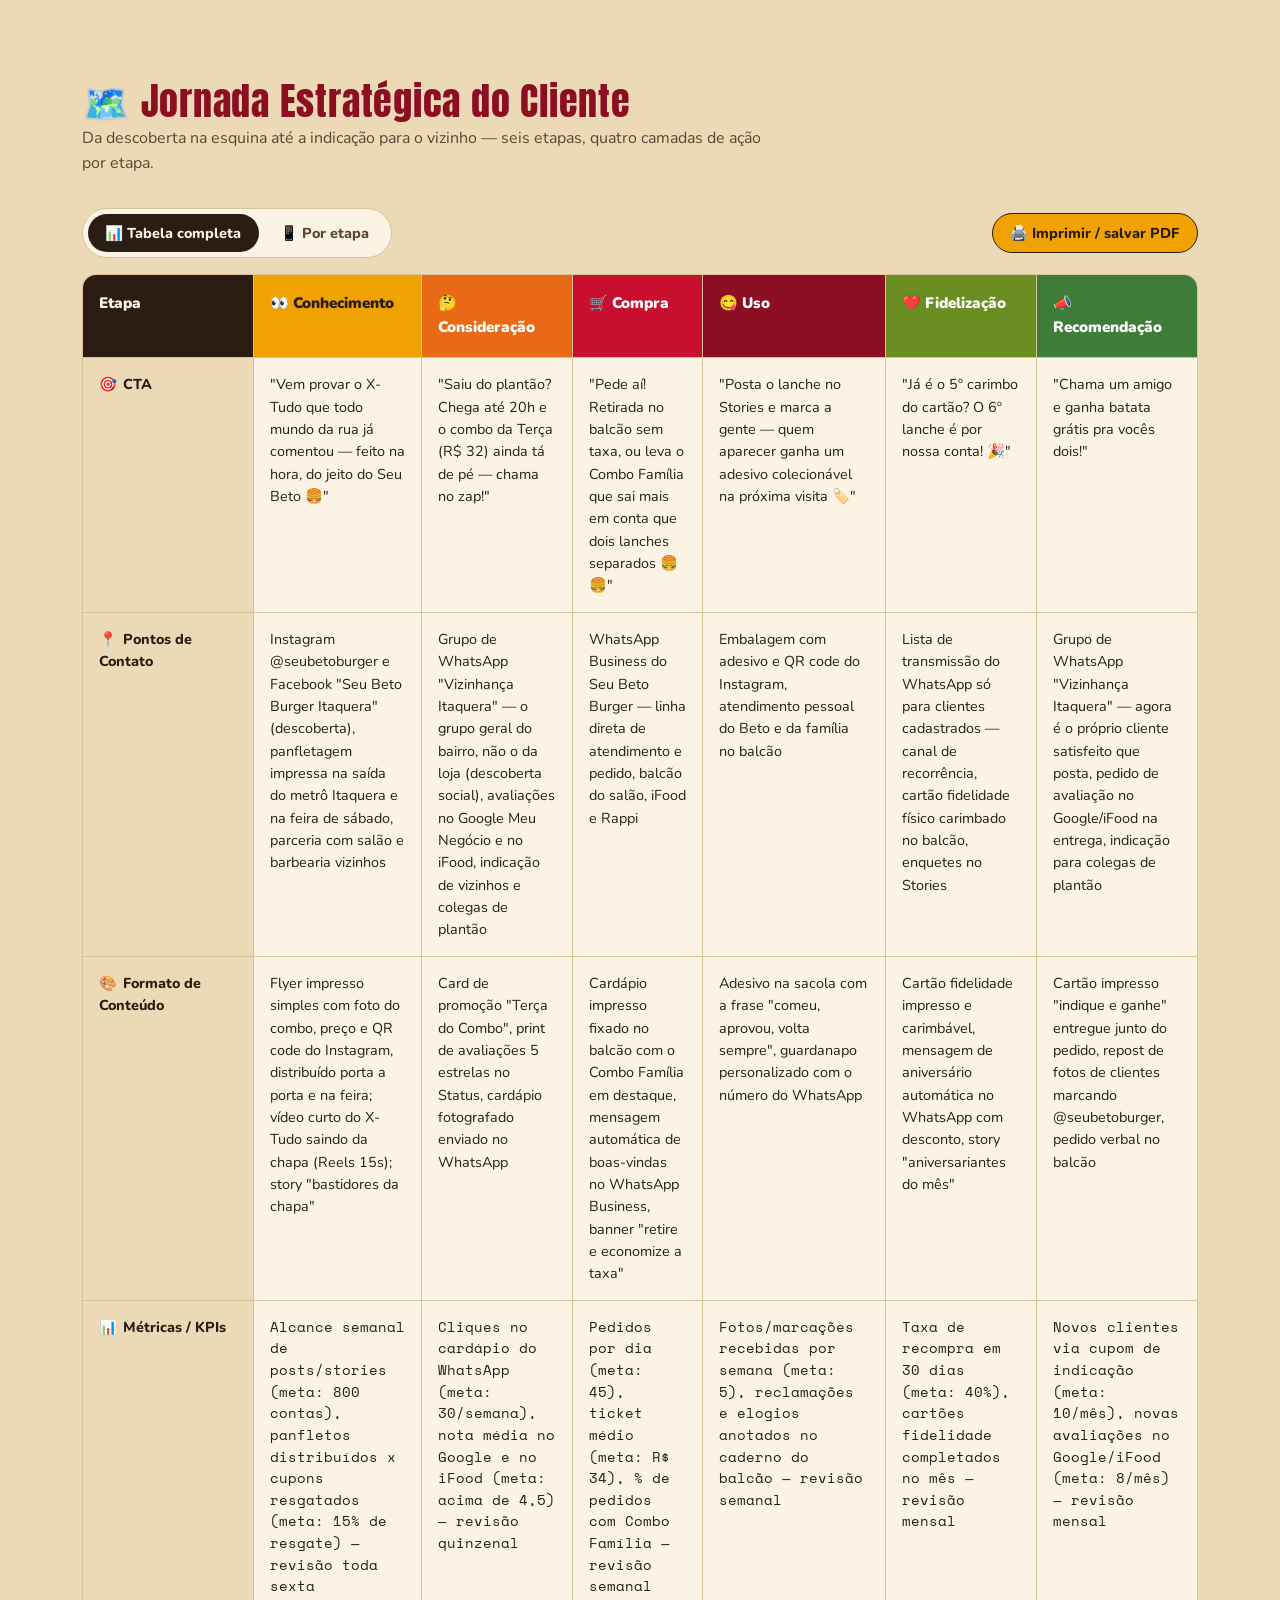
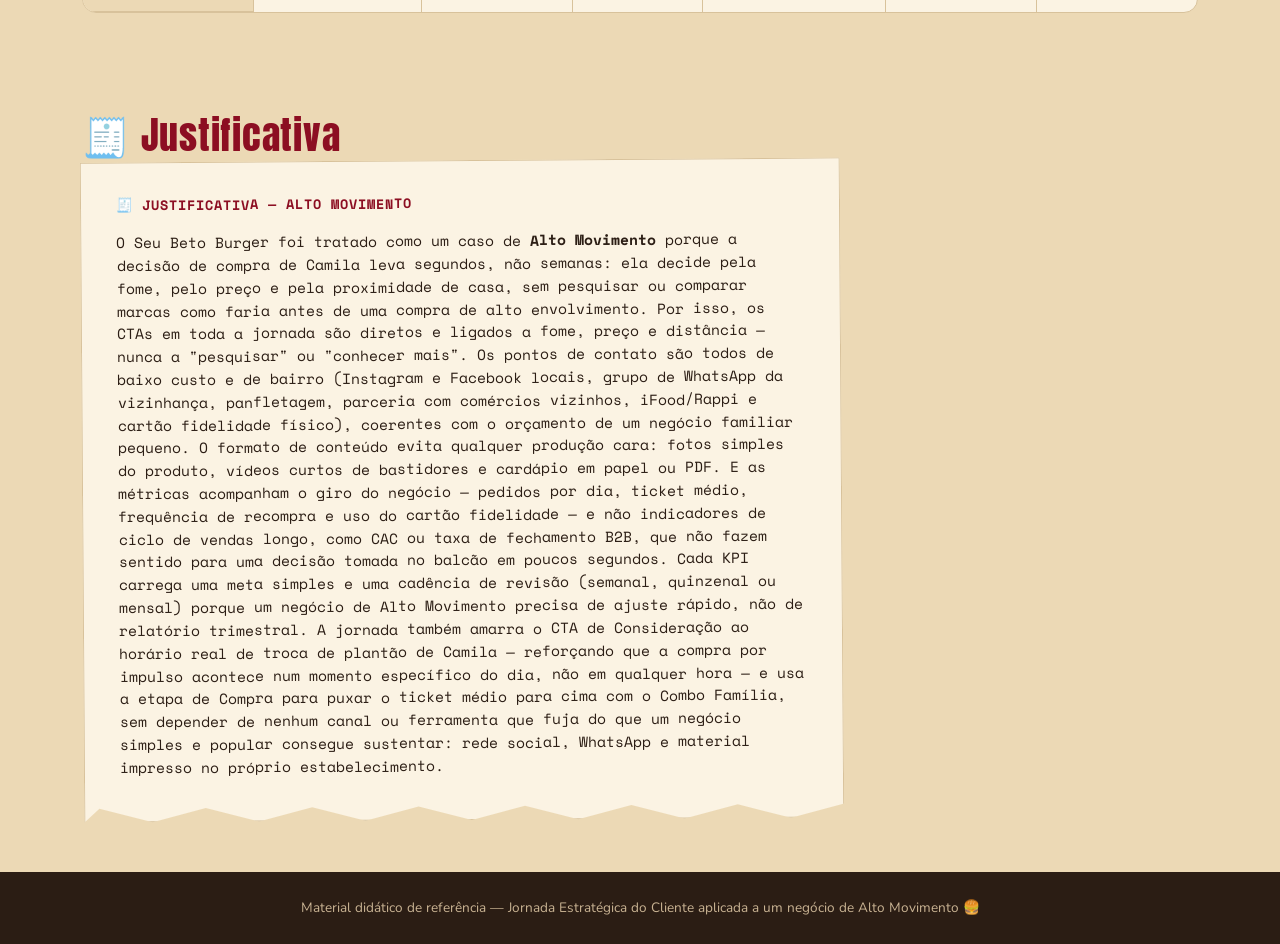
<file: beto-burger.html>
<!DOCTYPE html>
<html lang="pt-BR">
<head>
<meta charset="UTF-8">
<meta name="viewport" content="width=device-width, initial-scale=1.0">
<title>Jornada do Cliente — Seu Beto Burger | Material Didático</title>

<link href="https://cdn.jsdelivr.net/npm/bootstrap@5.3.3/dist/css/bootstrap.min.css" rel="stylesheet">
<link href="https://fonts.googleapis.com/css2?family=Anton&family=Nunito:wght@400;600;700;800;900&family=Space+Mono:wght@400;700&display=swap" rel="stylesheet">

<style>
  :root{
    --kraft:#ECD9B5;
    --paper:#FBF3E3;
    --paper-line:#D8C29B;
    --charcoal:#2B1D14;
    --ink-soft:#5A4632;
    --red:#C8102E;
    --red-dark:#8C0E22;
    --mustard:#F0A202;
    --mustard-dark:#C97F00;
    --orange:#E86A17;
    --olive:#6B8E23;
    --olive-dark:#4C6619;
    --green:#3E7C3A;
    --green-dark:#2C5A29;
  }

  *{box-sizing:border-box;}

  body{
    background:var(--kraft);
    color:var(--charcoal);
    font-family:'Nunito', sans-serif;
    line-height:1.55;
  }

  h1,h2,h3, .display-font{
    font-family:'Anton', sans-serif;
    letter-spacing:.02em;
    line-height:1.05;
  }

  .kpi-mono{
    font-family:'Space Mono', monospace;
    font-size:.82rem;
    line-height:1.5;
  }

  a{ color:var(--red-dark); }

  /* ---------- NAV ---------- */
  .topnav{
    background:var(--charcoal);
    border-bottom:6px solid var(--mustard);
  }
  .topnav .brand{
    font-family:'Anton', sans-serif;
    color:var(--paper);
    font-size:1.3rem;
    letter-spacing:.03em;
  }
  .topnav .nav-link{
    color:#E9D9BE;
    font-weight:700;
    font-size:.92rem;
  }
  .topnav .nav-link:hover{ color:var(--mustard); }

  /* ---------- HERO ---------- */
  .hero{
    position:relative;
    background:var(--red);
    color:var(--paper);
    padding:4.5rem 0 3.5rem;
    overflow:hidden;
    border-bottom:10px solid var(--charcoal);
  }
  .hero::before{
    content:"";
    position:absolute; inset:0;
    background:repeating-linear-gradient(45deg, rgba(255,255,255,.07) 0 22px, transparent 22px 44px);
    pointer-events:none;
  }
  .hero .kicker{
    font-family:'Space Mono', monospace;
    text-transform:none;
    background:var(--mustard);
    color:var(--charcoal);
    display:inline-block;
    padding:.3rem .8rem;
    border-radius:3px;
    font-size:.85rem;
    font-weight:700;
    transform:rotate(-2deg);
    box-shadow:2px 3px 0 rgba(0,0,0,.25);
  }
  .hero h1{
    font-size:clamp(2.6rem, 7vw, 5rem);
    margin:.6rem 0 .3rem;
    text-shadow:3px 3px 0 rgba(0,0,0,.2);
  }
  .hero .subtitle{
    font-size:1.15rem;
    max-width:640px;
    color:#FBE7DA;
    position:relative;
  }
  .hero .stat-chips{
    position:relative;
    margin-top:1.8rem;
    display:flex;
    flex-wrap:wrap;
    gap:.6rem;
  }
  .hero .stat-chips span{
    background:rgba(0,0,0,.28);
    border:1px solid rgba(255,255,255,.35);
    border-radius:30px;
    padding:.45rem 1rem;
    font-size:.9rem;
    font-weight:700;
  }

  /* ---------- SECTION SHELL ---------- */
  section{ padding:3.2rem 0; }
  .section-title{
    font-size:clamp(1.7rem, 4vw, 2.4rem);
    color:var(--red-dark);
    margin-bottom:.3rem;
  }
  .section-lead{
    color:var(--ink-soft);
    max-width:680px;
    margin-bottom:2rem;
  }

  /* ---------- PERSONA (ficha de cadastro, não card) ---------- */
  .persona-wrap{
    background:var(--paper);
    border:1px solid var(--paper-line);
    border-left:8px solid var(--mustard);
    border-radius:2px;
    padding:1.8rem 2rem;
    display:flex;
    gap:1.8rem;
    align-items:center;
    flex-wrap:wrap;
  }
  .persona-avatar{
    flex:0 0 auto;
    width:88px; height:88px;
    border-radius:6px;
    background:var(--mustard);
    display:flex; align-items:center; justify-content:center;
    font-size:2.6rem;
    border:2px solid var(--charcoal);
  }
  .persona-info h3{
    font-family:'Nunito', sans-serif;
    font-weight:900;
    font-size:1.4rem;
    margin-bottom:.1rem;
    color:var(--charcoal);
  }
  .persona-info .role{
    color:var(--ink-soft);
    font-weight:700;
    margin-bottom:.9rem;
  }
  .persona-facts{
    display:flex; flex-wrap:wrap; gap:.5rem;
  }
  .persona-facts span{
    background:var(--kraft);
    border:1px solid var(--paper-line);
    border-radius:8px;
    padding:.35rem .7rem;
    font-size:.87rem;
    font-weight:700;
  }

  /* ---------- CONCEITO ---------- */
  .concept-grid{
    display:grid;
    grid-template-columns:1fr 1fr;
    gap:1.2rem;
  }
  @media(max-width:768px){ .concept-grid{ grid-template-columns:1fr; } }

  .concept-card{
    border-radius:14px;
    padding:1.6rem 1.7rem;
  }
  .concept-card.active{
    background:var(--charcoal);
    color:var(--paper);
    border:3px solid var(--mustard);
  }
  .concept-card.inactive{
    background:var(--paper);
    border:1px dashed var(--paper-line);
    color:var(--ink-soft);
  }
  .concept-card h4{
    font-family:'Nunito', sans-serif;
    font-weight:900;
    font-size:1.15rem;
    margin-bottom:1rem;
  }
  .concept-card .voice{
    font-family:'Space Mono', monospace;
    font-size:.95rem;
    padding-left:1rem;
    border-left:3px solid var(--mustard);
    margin-bottom:1rem;
  }
  .concept-card.inactive .voice{ border-left-color:var(--red); }
  .concept-card p:last-child{ margin:0; font-size:.92rem; }

  /* ---------- JORNADA TOGGLE ---------- */
  .view-toggle{
    display:inline-flex;
    background:var(--paper);
    border:1px solid var(--paper-line);
    border-radius:30px;
    padding:.3rem;
    gap:.2rem;
  }
  .view-toggle button{
    border:none;
    background:transparent;
    padding:.5rem 1.1rem;
    border-radius:24px;
    font-weight:800;
    font-size:.9rem;
    color:var(--ink-soft);
  }
  .view-toggle button.active{
    background:var(--charcoal);
    color:var(--paper);
  }
  .print-btn{
    border:1px solid var(--charcoal);
    background:var(--mustard);
    color:var(--charcoal);
    font-weight:800;
    border-radius:30px;
    padding:.5rem 1.1rem;
    font-size:.9rem;
  }
  .print-btn:hover{ background:var(--mustard-dark); }

  /* ---------- MATRIX TABLE ---------- */
  .table-shell{
    background:var(--paper);
    border:1px solid var(--paper-line);
    border-radius:14px;
    overflow:hidden;
  }
  .table-scroll{
    overflow-x:auto;
  }
  table.jornada{
    border-collapse:separate;
    border-spacing:0;
    width:100%;
    min-width:1080px;
  }
  table.jornada th, table.jornada td{
    padding:.95rem 1rem;
    vertical-align:top;
    font-size:.9rem;
    border-bottom:1px solid var(--paper-line);
    border-right:1px solid var(--paper-line);
  }
  table.jornada thead th{
    font-family:'Nunito', sans-serif;
    font-weight:900;
    font-size:.95rem;
    text-align:left;
    padding-top:1.1rem;
    padding-bottom:1.1rem;
    position:sticky; top:0;
    z-index:2;
  }
  table.jornada thead th:first-child{
    background:var(--charcoal);
    color:var(--paper);
  }
  .row-label{
    position:sticky; left:0;
    background:var(--kraft);
    font-weight:800;
    color:var(--charcoal);
    min-width:170px;
    z-index:1;
    border-right:2px solid var(--charcoal);
  }
  .row-label .icon{ margin-right:.4rem; }

  th[data-stage="conhecimento"]{ background:var(--mustard); color:var(--charcoal); }
  th[data-stage="consideracao"]{ background:var(--orange); color:#fff; }
  th[data-stage="compra"]{ background:var(--red); color:#fff; }
  th[data-stage="uso"]{ background:var(--red-dark); color:#fff; }
  th[data-stage="fidelizacao"]{ background:var(--olive); color:#fff; }
  th[data-stage="recomendacao"]{ background:var(--green); color:#fff; }

  td[data-stage]{ transition:background-color .15s ease; }
  td.col-hover{ background:#FDF0D8; }

  table.jornada tbody tr:last-child td{ border-bottom:none; }
  table.jornada td:last-child, table.jornada th:last-child{ border-right:none; }

  /* ---------- CARDS VIEW ---------- */
  .stage-pills{
    display:flex;
    gap:.5rem;
    overflow-x:auto;
    padding-bottom:.6rem;
    margin-bottom:1.4rem;
  }
  .stage-pills .nav-link{
    white-space:nowrap;
    border-radius:30px;
    font-weight:800;
    font-size:.9rem;
    padding:.55rem 1.15rem;
    color:var(--ink-soft);
    background:var(--paper);
    border:1px solid var(--paper-line);
  }
  .stage-pills .nav-link.active{
    color:#fff;
  }
  .stage-pills .nav-link.active[data-stage="conhecimento"]{ background:var(--mustard); color:var(--charcoal); }
  .stage-pills .nav-link.active[data-stage="consideracao"]{ background:var(--orange); }
  .stage-pills .nav-link.active[data-stage="compra"]{ background:var(--red); }
  .stage-pills .nav-link.active[data-stage="uso"]{ background:var(--red-dark); }
  .stage-pills .nav-link.active[data-stage="fidelizacao"]{ background:var(--olive); }
  .stage-pills .nav-link.active[data-stage="recomendacao"]{ background:var(--green); }

  .stage-card{
    background:var(--paper);
    border:1px solid var(--paper-line);
    border-radius:14px;
    padding:1.8rem;
  }
  .stage-card .row-block{
    padding:1rem 0;
    border-bottom:1px dashed var(--paper-line);
  }
  .stage-card .row-block:last-child{ border-bottom:none; padding-bottom:0; }
  .stage-card .row-block .label{
    font-weight:900;
    font-size:.85rem;
    text-transform:uppercase;
    letter-spacing:.03em;
    color:var(--red-dark);
    margin-bottom:.35rem;
  }
  .stage-card .row-block p{ margin:0; font-size:.95rem; }

  /* ---------- JUSTIFICATIVA ---------- */
  .receipt{
    background:var(--paper);
    border:1px solid var(--paper-line);
    border-radius:0;
    padding:2rem 2.2rem 2.6rem;
    max-width:760px;
    position:relative;
    font-family:'Space Mono', monospace;
    font-size:.92rem;
    color:var(--charcoal);
    transform:rotate(-0.4deg);
    box-shadow:0 6px 14px rgba(43,29,20,.12);
    clip-path: polygon(
      0% 0%, 100% 0%, 100% calc(100% - 14px),
      93% 100%, 86% calc(100% - 14px), 79% 100%, 72% calc(100% - 14px),
      65% 100%, 58% calc(100% - 14px), 51% 100%, 44% calc(100% - 14px),
      37% 100%, 30% calc(100% - 14px), 23% 100%, 16% calc(100% - 14px),
      9% 100%, 2% calc(100% - 14px), 0% 100%
    );
  }
  .receipt::before{
    content:"🧾 JUSTIFICATIVA — ALTO MOVIMENTO";
    display:block;
    font-weight:700;
    margin-bottom:1rem;
    color:var(--red-dark);
    font-size:.85rem;
  }

  footer{
    background:var(--charcoal);
    color:#C9B393;
    padding:1.6rem 0;
    font-size:.85rem;
  }

  @media print{
    .topnav, .view-toggle, .print-btn, #view-cards, .anchor-jump{ display:none !important; }
    body{ background:#fff; }
    .hero{ background:#fff; color:#000; border-bottom:2px solid #000; }
    .hero::before{ display:none; }
    .hero .kicker{ box-shadow:none; }
    table.jornada{ min-width:0; }
    th[data-stage], .row-label{ -webkit-print-color-adjust:exact; print-color-adjust:exact; }
  }
</style>
</head>
<body>

<nav class="topnav navbar navbar-expand-md sticky-top py-2">
  <div class="container d-flex justify-content-between align-items-center">
    <span class="brand">🍔 Seu Beto Burger</span>
    <div class="d-none d-md-flex gap-3">
      <a class="nav-link" href="#persona">👩‍⚕️ Persona</a>
      <a class="nav-link" href="#conceito">🎯 Conceito</a>
      <a class="nav-link" href="#jornada">🗺️ Jornada</a>
      <a class="nav-link" href="#justificativa">🧾 Justificativa</a>
    </div>
  </div>
</nav>

<header class="hero">
  <div class="container">
    <span class="kicker">cardápio de bolso do professor</span>
    <h1>SEU BETO<br>BURGER</h1>
    <p class="subtitle">Hamburgueria de bairro em Itaquera, Zona Leste de São Paulo. Gestão familiar, cardápio simples e conhecido, atendimento em balcão + delivery próprio via WhatsApp e iFood.</p>
    <div class="stat-chips">
      <span>📍 Itaquera — Zona Leste, SP</span>
      <span>💵 Ticket médio R$ 28–38 (individual)</span>
      <span>👨‍👩‍👧 R$ 70–110 (pedido família)</span>
      <span>🔥 Perfil: Alto Movimento</span>
    </div>
  </div>
</header>

<main class="container">

  <section id="persona">
    <h2 class="section-title">👩‍⚕️ Persona</h2>
    <p class="section-lead">A jornada inteira é construída em cima de quem realmente compra da esquina — não de um consumidor genérico.</p>

    <div class="persona-wrap">
      <div class="persona-avatar">👩‍⚕️</div>
      <div class="persona-info">
        <h3>Camila, 27 anos</h3>
        <p class="role">Técnica de enfermagem — mora em Itaquera</p>
        <div class="persona-facts">
          <span>💍 Casada, um filho pequeno</span>
          <span>💰 Renda familiar R$ 3.500–4.500/mês</span>
          <span>⏰ Trabalha em turnos/plantões</span>
          <span>🍔 Pede lanche 1–2x por semana</span>
          <span>🚶 Prefere retirar no balcão</span>
          <span>📱 Decide rápido, pelo grupo de WhatsApp do bairro</span>
        </div>
      </div>
    </div>
  </section>

  <section id="conceito">
    <h2 class="section-title">🎯 Por que Alto Movimento?</h2>
    <p class="section-lead">Camila decide em segundos, guiada por fome, preço e proximidade — não por pesquisa comparativa. Isso muda tudo na jornada.</p>

    <div class="concept-grid">
      <div class="concept-card active">
        <h4>🍔 Como a Camila decide de verdade</h4>
        <p class="voice">"Só decido pela fome, pelo preço e por quem tá perto de casa."</p>
        <p>É assim que ela compra: por impulso ou rotina, em segundos, sem comparar marca. A lealdade vem do hábito e da proximidade, não de argumento racional — por isso os CTAs falam de fome, preço e distância; os canais são de bairro e baixo custo (WhatsApp, Instagram local, panfleto); e os KPIs medem giro — pedidos por dia, ticket médio, recompra.</p>
      </div>
      <div class="concept-card inactive">
        <h4>💻 O que nunca passa pela cabeça dela</h4>
        <p class="voice">"Comparar preço em três sites antes de pedir um lanche? Bizarro."</p>
        <p>Pesquisa longa, ciclo de decisão de semanas, conteúdo institucional caro, linguagem "premium" e métricas de venda longa como CAC ou taxa de fechamento B2B — nada disso existe na cabeça de quem só quer comer rápido e barato perto de casa.</p>
      </div>
    </div>
  </section>

  <section id="jornada">
    <h2 class="section-title">🗺️ Jornada Estratégica do Cliente</h2>
    <p class="section-lead">Da descoberta na esquina até a indicação para o vizinho — seis etapas, quatro camadas de ação por etapa.</p>

    <div class="d-flex justify-content-between align-items-center flex-wrap gap-2 mb-3 anchor-jump">
      <div class="view-toggle">
        <button id="btn-tabela" class="active" onclick="showView('tabela')">📊 Tabela completa</button>
        <button id="btn-cards" onclick="showView('cards')">📱 Por etapa</button>
      </div>
      <button class="print-btn" onclick="window.print()">🖨️ Imprimir / salvar PDF</button>
    </div>

    <!-- TABLE VIEW -->
    <div id="view-tabela" class="table-shell">
      <div class="table-scroll">
        <table class="jornada">
          <thead>
            <tr>
              <th>Etapa</th>
              <th data-stage="conhecimento">👀 Conhecimento</th>
              <th data-stage="consideracao">🤔 Consideração</th>
              <th data-stage="compra">🛒 Compra</th>
              <th data-stage="uso">😋 Uso</th>
              <th data-stage="fidelizacao">❤️ Fidelização</th>
              <th data-stage="recomendacao">📣 Recomendação</th>
            </tr>
          </thead>
          <tbody>
            <tr>
              <th class="row-label"><span class="icon">🎯</span>CTA</th>
              <td data-stage="conhecimento">"Vem provar o X-Tudo que todo mundo da rua já comentou — feito na hora, do jeito do Seu Beto 🍔"</td>
              <td data-stage="consideracao">"Saiu do plantão? Chega até 20h e o combo da Terça (R$ 32) ainda tá de pé — chama no zap!"</td>
              <td data-stage="compra">"Pede aí! Retirada no balcão sem taxa, ou leva o Combo Família que sai mais em conta que dois lanches separados 🍔🍔"</td>
              <td data-stage="uso">"Posta o lanche no Stories e marca a gente — quem aparecer ganha um adesivo colecionável na próxima visita 🏷️"</td>
              <td data-stage="fidelizacao">"Já é o 5º carimbo do cartão? O 6º lanche é por nossa conta! 🎉"</td>
              <td data-stage="recomendacao">"Chama um amigo e ganha batata grátis pra vocês dois!"</td>
            </tr>
            <tr>
              <th class="row-label"><span class="icon">📍</span>Pontos de Contato</th>
              <td data-stage="conhecimento">Instagram @seubetoburger e Facebook "Seu Beto Burger Itaquera" (descoberta), panfletagem impressa na saída do metrô Itaquera e na feira de sábado, parceria com salão e barbearia vizinhos</td>
              <td data-stage="consideracao">Grupo de WhatsApp "Vizinhança Itaquera" — o grupo geral do bairro, não o da loja (descoberta social), avaliações no Google Meu Negócio e no iFood, indicação de vizinhos e colegas de plantão</td>
              <td data-stage="compra">WhatsApp Business do Seu Beto Burger — linha direta de atendimento e pedido, balcão do salão, iFood e Rappi</td>
              <td data-stage="uso">Embalagem com adesivo e QR code do Instagram, atendimento pessoal do Beto e da família no balcão</td>
              <td data-stage="fidelizacao">Lista de transmissão do WhatsApp só para clientes cadastrados — canal de recorrência, cartão fidelidade físico carimbado no balcão, enquetes no Stories</td>
              <td data-stage="recomendacao">Grupo de WhatsApp "Vizinhança Itaquera" — agora é o próprio cliente satisfeito que posta, pedido de avaliação no Google/iFood na entrega, indicação para colegas de plantão</td>
            </tr>
            <tr>
              <th class="row-label"><span class="icon">🎨</span>Formato de Conteúdo</th>
              <td data-stage="conhecimento">Flyer impresso simples com foto do combo, preço e QR code do Instagram, distribuído porta a porta e na feira; vídeo curto do X-Tudo saindo da chapa (Reels 15s); story "bastidores da chapa"</td>
              <td data-stage="consideracao">Card de promoção "Terça do Combo", print de avaliações 5 estrelas no Status, cardápio fotografado enviado no WhatsApp</td>
              <td data-stage="compra">Cardápio impresso fixado no balcão com o Combo Família em destaque, mensagem automática de boas-vindas no WhatsApp Business, banner "retire e economize a taxa"</td>
              <td data-stage="uso">Adesivo na sacola com a frase "comeu, aprovou, volta sempre", guardanapo personalizado com o número do WhatsApp</td>
              <td data-stage="fidelizacao">Cartão fidelidade impresso e carimbável, mensagem de aniversário automática no WhatsApp com desconto, story "aniversariantes do mês"</td>
              <td data-stage="recomendacao">Cartão impresso "indique e ganhe" entregue junto do pedido, repost de fotos de clientes marcando @seubetoburger, pedido verbal no balcão</td>
            </tr>
            <tr>
              <th class="row-label"><span class="icon">📊</span>Métricas / KPIs</th>
              <td class="kpi-mono" data-stage="conhecimento">Alcance semanal de posts/stories (meta: 800 contas), panfletos distribuídos x cupons resgatados (meta: 15% de resgate) — revisão toda sexta</td>
              <td class="kpi-mono" data-stage="consideracao">Cliques no cardápio do WhatsApp (meta: 30/semana), nota média no Google e no iFood (meta: acima de 4,5) — revisão quinzenal</td>
              <td class="kpi-mono" data-stage="compra">Pedidos por dia (meta: 45), ticket médio (meta: R$ 34), % de pedidos com Combo Família — revisão semanal</td>
              <td class="kpi-mono" data-stage="uso">Fotos/marcações recebidas por semana (meta: 5), reclamações e elogios anotados no caderno do balcão — revisão semanal</td>
              <td class="kpi-mono" data-stage="fidelizacao">Taxa de recompra em 30 dias (meta: 40%), cartões fidelidade completados no mês — revisão mensal</td>
              <td class="kpi-mono" data-stage="recomendacao">Novos clientes via cupom de indicação (meta: 10/mês), novas avaliações no Google/iFood (meta: 8/mês) — revisão mensal</td>
            </tr>
          </tbody>
        </table>
      </div>
    </div>

    <!-- CARDS VIEW -->
    <div id="view-cards" class="d-none">
      <div class="stage-pills nav">
        <a href="#" class="nav-link active" data-stage="conhecimento" onclick="showStage(event,'conhecimento')">👀 Conhecimento</a>
        <a href="#" class="nav-link" data-stage="consideracao" onclick="showStage(event,'consideracao')">🤔 Consideração</a>
        <a href="#" class="nav-link" data-stage="compra" onclick="showStage(event,'compra')">🛒 Compra</a>
        <a href="#" class="nav-link" data-stage="uso" onclick="showStage(event,'uso')">😋 Uso</a>
        <a href="#" class="nav-link" data-stage="fidelizacao" onclick="showStage(event,'fidelizacao')">❤️ Fidelização</a>
        <a href="#" class="nav-link" data-stage="recomendacao" onclick="showStage(event,'recomendacao')">📣 Recomendação</a>
      </div>

      <div class="stage-card" id="stagecard-conhecimento">
        <div class="row-block"><div class="label">🎯 CTA</div><p>"Vem provar o X-Tudo que todo mundo da rua já comentou — feito na hora, do jeito do Seu Beto 🍔"</p></div>
        <div class="row-block"><div class="label">📍 Pontos de Contato</div><p>Instagram @seubetoburger e Facebook "Seu Beto Burger Itaquera" (descoberta), panfletagem impressa na saída do metrô Itaquera e na feira de sábado, parceria com salão e barbearia vizinhos</p></div>
        <div class="row-block"><div class="label">🎨 Formato de Conteúdo</div><p>Flyer impresso simples com foto do combo, preço e QR code do Instagram, distribuído porta a porta e na feira; vídeo curto do X-Tudo saindo da chapa (Reels 15s); story "bastidores da chapa"</p></div>
        <div class="row-block"><div class="label">📊 Métricas / KPIs</div><p class="kpi-mono">Alcance semanal de posts/stories (meta: 800 contas), panfletos distribuídos x cupons resgatados (meta: 15% de resgate) — revisão toda sexta</p></div>
      </div>

      <div class="stage-card d-none" id="stagecard-consideracao">
        <div class="row-block"><div class="label">🎯 CTA</div><p>"Saiu do plantão? Chega até 20h e o combo da Terça (R$ 32) ainda tá de pé — chama no zap!"</p></div>
        <div class="row-block"><div class="label">📍 Pontos de Contato</div><p>Grupo de WhatsApp "Vizinhança Itaquera" — o grupo geral do bairro, não o da loja (descoberta social), avaliações no Google Meu Negócio e no iFood, indicação de vizinhos e colegas de plantão</p></div>
        <div class="row-block"><div class="label">🎨 Formato de Conteúdo</div><p>Card de promoção "Terça do Combo", print de avaliações 5 estrelas no Status, cardápio fotografado enviado no WhatsApp</p></div>
        <div class="row-block"><div class="label">📊 Métricas / KPIs</div><p class="kpi-mono">Cliques no cardápio do WhatsApp (meta: 30/semana), nota média no Google e no iFood (meta: acima de 4,5) — revisão quinzenal</p></div>
      </div>

      <div class="stage-card d-none" id="stagecard-compra">
        <div class="row-block"><div class="label">🎯 CTA</div><p>"Pede aí! Retirada no balcão sem taxa, ou leva o Combo Família que sai mais em conta que dois lanches separados 🍔🍔"</p></div>
        <div class="row-block"><div class="label">📍 Pontos de Contato</div><p>WhatsApp Business do Seu Beto Burger — linha direta de atendimento e pedido, balcão do salão, iFood e Rappi</p></div>
        <div class="row-block"><div class="label">🎨 Formato de Conteúdo</div><p>Cardápio impresso fixado no balcão com o Combo Família em destaque, mensagem automática de boas-vindas no WhatsApp Business, banner "retire e economize a taxa"</p></div>
        <div class="row-block"><div class="label">📊 Métricas / KPIs</div><p class="kpi-mono">Pedidos por dia (meta: 45), ticket médio (meta: R$ 34), % de pedidos com Combo Família — revisão semanal</p></div>
      </div>

      <div class="stage-card d-none" id="stagecard-uso">
        <div class="row-block"><div class="label">🎯 CTA</div><p>"Posta o lanche no Stories e marca a gente — quem aparecer ganha um adesivo colecionável na próxima visita 🏷️"</p></div>
        <div class="row-block"><div class="label">📍 Pontos de Contato</div><p>Embalagem com adesivo e QR code do Instagram, atendimento pessoal do Beto e da família no balcão</p></div>
        <div class="row-block"><div class="label">🎨 Formato de Conteúdo</div><p>Adesivo na sacola com a frase "comeu, aprovou, volta sempre", guardanapo personalizado com o número do WhatsApp</p></div>
        <div class="row-block"><div class="label">📊 Métricas / KPIs</div><p class="kpi-mono">Fotos/marcações recebidas por semana (meta: 5), reclamações e elogios anotados no caderno do balcão — revisão semanal</p></div>
      </div>

      <div class="stage-card d-none" id="stagecard-fidelizacao">
        <div class="row-block"><div class="label">🎯 CTA</div><p>"Já é o 5º carimbo do cartão? O 6º lanche é por nossa conta! 🎉"</p></div>
        <div class="row-block"><div class="label">📍 Pontos de Contato</div><p>Lista de transmissão do WhatsApp só para clientes cadastrados — canal de recorrência, cartão fidelidade físico carimbado no balcão, enquetes no Stories</p></div>
        <div class="row-block"><div class="label">🎨 Formato de Conteúdo</div><p>Cartão fidelidade impresso e carimbável, mensagem de aniversário automática no WhatsApp com desconto, story "aniversariantes do mês"</p></div>
        <div class="row-block"><div class="label">📊 Métricas / KPIs</div><p class="kpi-mono">Taxa de recompra em 30 dias (meta: 40%), cartões fidelidade completados no mês — revisão mensal</p></div>
      </div>

      <div class="stage-card d-none" id="stagecard-recomendacao">
        <div class="row-block"><div class="label">🎯 CTA</div><p>"Chama um amigo e ganha batata grátis pra vocês dois!"</p></div>
        <div class="row-block"><div class="label">📍 Pontos de Contato</div><p>Grupo de WhatsApp "Vizinhança Itaquera" — agora é o próprio cliente satisfeito que posta, pedido de avaliação no Google/iFood na entrega, indicação para colegas de plantão</p></div>
        <div class="row-block"><div class="label">🎨 Formato de Conteúdo</div><p>Cartão impresso "indique e ganhe" entregue junto do pedido, repost de fotos de clientes marcando @seubetoburger, pedido verbal no balcão</p></div>
        <div class="row-block"><div class="label">📊 Métricas / KPIs</div><p class="kpi-mono">Novos clientes via cupom de indicação (meta: 10/mês), novas avaliações no Google/iFood (meta: 8/mês) — revisão mensal</p></div>
      </div>
    </div>
  </section>

  <section id="justificativa">
    <h2 class="section-title">🧾 Justificativa</h2>
    <div class="receipt">
      O Seu Beto Burger foi tratado como um caso de <strong>Alto Movimento</strong> porque a decisão de compra de Camila leva segundos, não semanas: ela decide pela fome, pelo preço e pela proximidade de casa, sem pesquisar ou comparar marcas como faria antes de uma compra de alto envolvimento. Por isso, os CTAs em toda a jornada são diretos e ligados a fome, preço e distância — nunca a "pesquisar" ou "conhecer mais". Os pontos de contato são todos de baixo custo e de bairro (Instagram e Facebook locais, grupo de WhatsApp da vizinhança, panfletagem, parceria com comércios vizinhos, iFood/Rappi e cartão fidelidade físico), coerentes com o orçamento de um negócio familiar pequeno. O formato de conteúdo evita qualquer produção cara: fotos simples do produto, vídeos curtos de bastidores e cardápio em papel ou PDF. E as métricas acompanham o giro do negócio — pedidos por dia, ticket médio, frequência de recompra e uso do cartão fidelidade — e não indicadores de ciclo de vendas longo, como CAC ou taxa de fechamento B2B, que não fazem sentido para uma decisão tomada no balcão em poucos segundos. Cada KPI carrega uma meta simples e uma cadência de revisão (semanal, quinzenal ou mensal) porque um negócio de Alto Movimento precisa de ajuste rápido, não de relatório trimestral. A jornada também amarra o CTA de Consideração ao horário real de troca de plantão de Camila — reforçando que a compra por impulso acontece num momento específico do dia, não em qualquer hora — e usa a etapa de Compra para puxar o ticket médio para cima com o Combo Família, sem depender de nenhum canal ou ferramenta que fuja do que um negócio simples e popular consegue sustentar: rede social, WhatsApp e material impresso no próprio estabelecimento.
    </div>
  </section>

</main>

<footer class="text-center">
  <div class="container">
    Material didático de referência — Jornada Estratégica do Cliente aplicada a um negócio de Alto Movimento 🍔
  </div>
</footer>

<script src="https://cdn.jsdelivr.net/npm/bootstrap@5.3.3/dist/js/bootstrap.bundle.min.js"></script>
<script>
  function showView(view){
    const tabela = document.getElementById('view-tabela');
    const cards = document.getElementById('view-cards');
    const btnTabela = document.getElementById('btn-tabela');
    const btnCards = document.getElementById('btn-cards');
    if(view === 'tabela'){
      tabela.classList.remove('d-none');
      cards.classList.add('d-none');
      btnTabela.classList.add('active');
      btnCards.classList.remove('active');
    } else {
      tabela.classList.add('d-none');
      cards.classList.remove('d-none');
      btnCards.classList.add('active');
      btnTabela.classList.remove('active');
    }
  }

  function showStage(e, stage){
    e.preventDefault();
    document.querySelectorAll('.stage-pills .nav-link').forEach(el => el.classList.remove('active'));
    e.currentTarget.classList.add('active');
    document.querySelectorAll('.stage-card').forEach(el => el.classList.add('d-none'));
    document.getElementById('stagecard-' + stage).classList.remove('d-none');
  }

  // Realce da coluna ao passar o mouse no cabeçalho da etapa (facilita a leitura da matriz)
  document.querySelectorAll('table.jornada thead th[data-stage]').forEach(header => {
    const stage = header.getAttribute('data-stage');
    header.addEventListener('mouseenter', () => {
      document.querySelectorAll('td[data-stage="' + stage + '"]').forEach(td => td.classList.add('col-hover'));
    });
    header.addEventListener('mouseleave', () => {
      document.querySelectorAll('td[data-stage="' + stage + '"]').forEach(td => td.classList.remove('col-hover'));
    });
  });
</script>

</body>
</html>
</file>
<file: style.css>
@import url('https://fonts.googleapis.com/css2?family=Archivo+Black&family=Inter:wght@400;600;800&display=swap');
:root{--red:#8f241d;--mustard:#d89b27;--cream:#f3e7cf;--ink:#211d19;--green:#294b37;--paper:#e8d6b4}*{box-sizing:border-box}body{margin:0;background:var(--cream);color:var(--ink);font-family:Inter,Arial,sans-serif}.navbar{background:rgba(243,231,207,.95);border-bottom:2px solid var(--ink)}.navbar-brand,.navbar-brand:hover{font-family:'Archivo Black';color:var(--red)}.navbar-brand span{color:var(--ink)}.nav-link{font-weight:800;color:var(--ink)}.hero{padding:78px 0;background:var(--ink);color:var(--cream);overflow:hidden}.hero h1,.section h2,.poster h3,.menu-ad h3{font-family:'Archivo Black';text-transform:uppercase}.hero h1{font-size:clamp(3rem,7vw,6.5rem);line-height:.88;letter-spacing:-.05em}.hero h1 em{font-style:normal;color:var(--mustard)}.hero p{font-size:1.15rem;max-width:650px}.eyebrow,.section-title span{letter-spacing:.18em;font-weight:800;color:var(--mustard)}.hero-img{width:100%;height:520px;object-fit:cover;border:5px solid var(--cream);transform:rotate(2deg);box-shadow:18px 18px 0 var(--red)}.btn-brand{background:var(--mustard);border:2px solid var(--mustard);font-weight:800}.section{padding:80px 0}.section-title{margin-bottom:35px}.section h2{font-size:clamp(2rem,4vw,4rem);max-width:850px}.cardx{height:100%;padding:28px;border:2px solid var(--ink);background:#f7eedc;box-shadow:8px 8px 0 var(--red)}.cardx b{color:var(--red)}.cardx h3{font-weight:800;margin-top:10px}.dark{background:var(--green);color:var(--cream)}.funnel{display:grid;gap:12px;max-width:980px;margin:auto}.funnel>div{padding:22px 30px;background:var(--paper);color:var(--ink);border:2px solid var(--ink);margin:auto}.funnel>div:nth-child(1){width:100%}.funnel>div:nth-child(2){width:85%}.funnel>div:nth-child(3){width:70%}.funnel>div:nth-child(4){width:55%;background:var(--mustard)}.funnel small{font-weight:800;color:var(--red);display:block}.funnel strong{font-family:'Archivo Black';font-size:1.45rem}.funnel p{margin:4px 0 0}.mock-grid{display:grid;grid-template-columns:repeat(2,1fr);gap:32px}.mock{background:#fff7e8;border:2px solid var(--ink);box-shadow:9px 9px 0 var(--ink)}.caption{padding:18px 20px}.caption b{color:var(--red)}.caption p{margin:5px 0}.poster{height:610px;position:relative;overflow:hidden;background:var(--ink);color:#fff}.poster>img{width:100%;height:100%;object-fit:cover}.poster .shade{position:absolute;inset:0;background:linear-gradient(90deg,rgba(0,0,0,.78),rgba(0,0,0,.08))}.poster .copy{position:absolute;left:28px;right:28px;bottom:28px;text-shadow:0 2px 10px #000}.poster .copy span,.menu-ad span{background:var(--mustard);color:var(--ink);padding:5px 9px;font-weight:800}.poster h3{font-size:clamp(2.4rem,5vw,4.7rem);line-height:.88;margin:14px 0}.poster .copy p{max-width:480px;font-weight:600}.poster button{border:0;padding:12px 16px;background:var(--red);color:white;font-weight:800}.consider .copy{background:rgba(33,29,25,.88);padding:24px;left:0;right:15%;bottom:0}.consider .stamp{position:absolute;right:25px;top:25px;background:var(--mustard);color:var(--ink);border:3px solid var(--ink);border-radius:50%;width:110px;height:110px;display:grid;place-items:center;text-align:center;font-family:'Archivo Black';transform:rotate(8deg)}.conversion .copy{background:linear-gradient(transparent,rgba(0,0,0,.9));left:0;right:0;bottom:0;padding:100px 28px 28px}.price{position:absolute;right:18px;top:18px;background:var(--mustard);color:var(--ink);padding:15px 20px;transform:rotate(3deg);font-weight:800;border:3px solid var(--ink)}.price strong{font-size:1.8rem}.poster small{display:block;margin-top:8px}.loyalty .copy{background:rgba(143,36,29,.88);padding:25px;left:20px;right:20px}.phone{max-width:390px;margin:25px auto;border:10px solid var(--ink);border-radius:30px;overflow:hidden;background:white;box-shadow:10px 10px 0 var(--mustard)}.phone-top{padding:12px;font-weight:800}.phone img{width:100%;height:380px;object-fit:cover}.social{padding:15px}.social span{font-size:1.4rem}.social b{display:block;margin-top:10px}.social a{display:block;background:#eee;padding:10px;text-align:center;font-weight:800;margin-top:10px}.menu-ad{min-height:610px;background:var(--red);color:var(--cream);display:grid;grid-template-rows:1fr 250px}.menu-ad>div{padding:35px}.menu-ad h3{font-size:3.4rem;line-height:.9;margin:18px 0}.menu-ad h3 em{color:var(--mustard);font-style:normal}.menu-ad img{width:100%;height:250px;object-fit:cover}.coupon{border:2px dashed var(--cream);padding:15px;margin-top:25px;display:inline-block}.beige{background:var(--paper)}.profile{height:100%;display:grid;grid-template-columns:190px 1fr;background:var(--cream);border:2px solid var(--ink);overflow:hidden}.profile img{width:100%;height:100%;min-height:280px;object-fit:cover}.profile div{padding:25px}.profile span{font-weight:800;color:var(--red);font-size:.8rem}.profile h3{font-family:'Archivo Black';margin-top:8px}.note{font-size:.82rem;margin-top:18px}footer{padding:25px 0;background:var(--ink);color:var(--cream)}@media(max-width:900px){.mock-grid{grid-template-columns:1fr}.hero-img{height:350px}.profile{grid-template-columns:1fr}.profile img{height:280px}.funnel>div{width:100%!important}.poster{height:540px}}


/* ===== AJUSTES DE COMPOSIÇÃO — v2 ===== */
/* Mantém a fotografia na coluna correta, sem avançar sobre o título. */
.hero .container{position:relative;z-index:1}
.hero .row{align-items:center;--bs-gutter-x:3.5rem}
.hero .row > [class*="col-"]{position:relative;min-width:0}
.hero .row > [class*="col-"]:first-child{z-index:2}
.hero .row > [class*="col-"]:last-child{z-index:1}
.hero h1{font-size:clamp(2.8rem,5.25vw,5.35rem);line-height:.91;letter-spacing:-.045em;max-width:100%;overflow-wrap:normal}
.hero p{font-size:1.05rem;line-height:1.55;max-width:590px}
.hero-img{display:block;max-width:100%;height:470px;transform:rotate(1.25deg);box-shadow:14px 14px 0 var(--red)}

/* Mockups: a foto continua dominante e a copy ocupa menos área. */
.poster{height:610px}
.poster .copy{left:24px;right:24px;bottom:24px}
.poster h3{font-size:clamp(2rem,3.15vw,3.55rem);line-height:.94;letter-spacing:-.025em;margin:12px 0}
.poster .copy p{font-size:.98rem;line-height:1.42;max-width:520px}
.poster .copy span,.menu-ad span{font-size:.88rem}
.poster button{font-size:.92rem;padding:11px 15px}

/* Bastidores: reduz o painel escuro para não encobrir quase toda a fotografia. */
.consider .copy{left:0;right:15%;bottom:0;padding:22px 28px 24px;background:rgba(33,29,25,.82)}
.consider h3{font-size:clamp(2rem,3.25vw,3.65rem)}
.consider .stamp{width:104px;height:104px;font-size:.92rem}

/* Conversão: texto menor e concentrado no rodapé. */
.conversion .copy{padding:120px 28px 28px}
.conversion h3{font-size:clamp(2rem,3.1vw,3.45rem);max-width:560px}
.price{padding:12px 17px}
.price strong{font-size:1.55rem}

/* Fidelização: painel mais baixo e título proporcional à foto. */
.loyalty .copy{left:24px;right:24px;bottom:22px;padding:22px 26px;background:rgba(143,36,29,.84)}
.loyalty h3{font-size:clamp(2rem,3.1vw,3.45rem);max-width:620px}

@media (min-width:1200px){
  .hero .col-lg-6:first-child{flex:0 0 48%;max-width:48%}
  .hero .col-lg-6:last-child{flex:0 0 52%;max-width:52%}
}
@media(max-width:991.98px){
  .hero{padding:60px 0}
  .hero h1{font-size:clamp(2.8rem,9vw,5rem)}
  .hero-img{margin-top:34px;height:390px;transform:none;box-shadow:10px 10px 0 var(--red)}
}
@media(max-width:600px){
  .poster{height:520px}
  .poster h3,.consider h3,.conversion h3,.loyalty h3{font-size:clamp(1.85rem,10vw,2.8rem)}
  .consider .copy{right:8%;padding:18px}
  .consider .stamp{width:88px;height:88px;right:14px;top:14px;font-size:.78rem}
  .loyalty .copy{left:14px;right:14px;padding:18px}
}
</file>
<file: mockups/style.css>
@import url('https://fonts.googleapis.com/css2?family=Archivo+Black&family=Inter:wght@400;600;800&display=swap');
:root{--red:#8f241d;--mustard:#d89b27;--cream:#f3e7cf;--ink:#211d19;--green:#294b37;--paper:#e8d6b4;--white:#fff9ed}*{box-sizing:border-box}html{scroll-behavior:smooth}body{margin:0;background:var(--cream);color:var(--ink);font-family:Inter,Arial,sans-serif}.navbar{background:rgba(243,231,207,.96);border-bottom:2px solid var(--ink)}.navbar-brand,.navbar-brand:hover{font-family:'Archivo Black';color:var(--red)}.navbar-brand span{color:var(--ink)}.nav-link{font-weight:800;color:var(--ink)}.hero{padding:74px 0;background:var(--ink);color:var(--cream);overflow:hidden}.eyebrow,.section-title>span{letter-spacing:.15em;font-weight:800;color:var(--mustard)}.hero h1,.section h2,.product-card h3,.action-card h3,.promo-strip h3{font-family:'Archivo Black';text-transform:uppercase}.hero h1{font-size:clamp(3rem,5.6vw,5.7rem);line-height:.9;letter-spacing:-.045em;margin:16px 0}.hero h1 em{font-style:normal;color:var(--mustard)}.hero p{font-size:1.08rem;line-height:1.6;max-width:610px}.btn-brand{background:var(--mustard);border:2px solid var(--mustard);font-weight:800}.hero-photo{margin:0;position:relative}.hero-photo img{display:block;width:100%;height:470px;object-fit:cover;border:5px solid var(--cream);box-shadow:14px 14px 0 var(--red)}.hero-photo figcaption{position:absolute;left:-18px;bottom:24px;background:var(--mustard);color:var(--ink);font-family:'Archivo Black';font-size:1.15rem;padding:10px 16px;transform:rotate(-2deg)}.section{padding:78px 0}.section-title{max-width:900px;margin-bottom:34px}.section h2{font-size:clamp(2rem,4vw,4rem);line-height:.98;margin:8px 0 12px}.section-title p{font-size:1.05rem;line-height:1.6}.place-grid{display:grid;grid-template-columns:repeat(4,1fr);grid-auto-rows:310px;gap:16px}.place{position:relative;margin:0;overflow:hidden;border:2px solid var(--ink);background:var(--ink)}.place-wide{grid-column:span 2;grid-row:span 2}.place img{width:100%;height:100%;object-fit:cover;transition:.35s}.place:hover img{transform:scale(1.025)}.place .crop-right{object-position:85% center}.place figcaption{position:absolute;left:0;right:0;bottom:0;padding:48px 18px 16px;background:linear-gradient(transparent,rgba(0,0,0,.88));color:#fff}.place figcaption b{display:block;font-family:'Archivo Black';text-transform:uppercase;font-size:1.15rem}.place figcaption span{font-size:.88rem}.dark{background:var(--green);color:var(--cream)}.product-grid{display:grid;grid-template-columns:repeat(4,1fr);gap:18px}.product-card{background:var(--white);color:var(--ink);border:2px solid var(--ink);box-shadow:7px 7px 0 var(--mustard);overflow:hidden}.product-card>div:last-child{padding:18px}.product-card small{font-weight:800;color:var(--red)}.product-card h3{font-size:1.5rem;margin:5px 0}.product-card p{font-size:.9rem;line-height:1.45;margin:0}.product-img{height:260px;background-image:url('assets/produto.png');background-size:190%;background-repeat:no-repeat}.xburger{background-position:16% 49%}.xsalada{background-position:25% 40%}.xtudo{background-size:120%;background-position:12% 47%}.fritas{background-size:180%;background-position:82% 48%}.featured{transform:translateY(-8px)}.disclaimer{font-size:.78rem;opacity:.78;margin-top:18px}.action-card{height:100%;padding:26px;background:var(--white);border:2px solid var(--ink);box-shadow:8px 8px 0 var(--red)}.action-card>span{font-weight:800;color:var(--red)}.action-card h3{font-size:1.65rem;margin:10px 0}.action-card p{line-height:1.5}.mini-mock{margin-top:22px;min-height:160px;padding:22px;border:3px solid var(--ink);display:flex;flex-direction:column;justify-content:center;text-align:center;font-family:'Archivo Black';transform:rotate(-1deg)}.mini-mock strong{font-size:2rem}.mini-mock small{font-family:Inter;font-weight:800}.chalk{background:#20251f;color:#f7e9c7}.counter{background:var(--mustard)}.group{background:var(--red);color:#fff}.promo-strip{margin-top:44px;display:grid;grid-template-columns:42% 1fr;background:var(--ink);color:var(--cream);border:2px solid var(--ink)}.promo-strip img{width:100%;height:320px;object-fit:cover}.promo-strip>div{padding:38px;align-self:center}.promo-strip span{color:var(--mustard);font-weight:800}.promo-strip h3{font-size:2.7rem;margin:7px 0}.red-section{background:var(--red);color:var(--cream)}.loyalty-layout{display:grid;grid-template-columns:minmax(340px,520px) 1fr;gap:45px;align-items:center}.loyalty-card{background:var(--paper);color:var(--ink);border:4px solid var(--ink);padding:30px;box-shadow:12px 12px 0 var(--mustard);transform:rotate(-1deg)}.card-head{font-family:'Archivo Black';font-size:2rem;text-align:center}.card-head small{display:block;font-family:Inter;font-size:.85rem;letter-spacing:.14em}.stamps{display:grid;grid-template-columns:repeat(5,1fr);gap:10px;margin:22px 0}.stamps i{font-style:normal;aspect-ratio:1;border:2px solid var(--red);border-radius:50%;display:grid;place-items:center;font-weight:800}.loyalty-card>strong,.loyalty-card>small{display:block;text-align:center}.loyalty-card>small{font-size:.72rem;margin-top:12px}.loyalty-copy{display:grid;grid-template-columns:1fr 1fr;gap:14px}.idea{padding:20px;border:1px solid rgba(255,255,255,.5);background:rgba(0,0,0,.12)}.idea b{color:var(--mustard)}.idea p{margin:7px 0 0;font-size:.92rem}.funnel{display:grid;gap:12px;max-width:980px;margin:auto}.funnel>div{padding:22px 30px;background:var(--paper);color:var(--ink);border:2px solid var(--ink);margin:auto}.funnel>div:nth-child(1){width:100%}.funnel>div:nth-child(2){width:86%}.funnel>div:nth-child(3){width:72%}.funnel>div:nth-child(4){width:58%;background:var(--mustard)}.funnel small{font-weight:800;color:var(--red);display:block}.funnel strong{font-family:'Archivo Black';font-size:1.35rem}.funnel p{margin:4px 0 0}.beige{background:var(--paper)}.campaign-board{width:100%;display:block;border:3px solid var(--ink);box-shadow:12px 12px 0 var(--red)}footer{padding:25px 0;background:var(--ink);color:var(--cream)}
@media(max-width:991px){.hero{padding:58px 0}.hero-photo img{height:380px}.place-grid{grid-template-columns:1fr 1fr}.place-wide{grid-column:span 2;grid-row:span 1}.product-grid{grid-template-columns:1fr 1fr}.loyalty-layout{grid-template-columns:1fr}.promo-strip{grid-template-columns:1fr}.promo-strip img{height:300px}.funnel>div{width:100%!important}}
@media(max-width:600px){.section{padding:58px 0}.hero h1{font-size:clamp(2.7rem,14vw,4.2rem)}.hero-photo img{height:300px;box-shadow:8px 8px 0 var(--red)}.hero-photo figcaption{left:8px;font-size:.9rem}.place-grid,.product-grid,.loyalty-copy{grid-template-columns:1fr}.place-wide{grid-column:span 1}.place{height:300px}.featured{transform:none}.promo-strip>div{padding:25px}.promo-strip h3{font-size:2rem}.card-head{font-size:1.55rem}.loyalty-card{padding:20px}.stamps{gap:6px}.action-card{box-shadow:5px 5px 0 var(--red)}}
</file>
